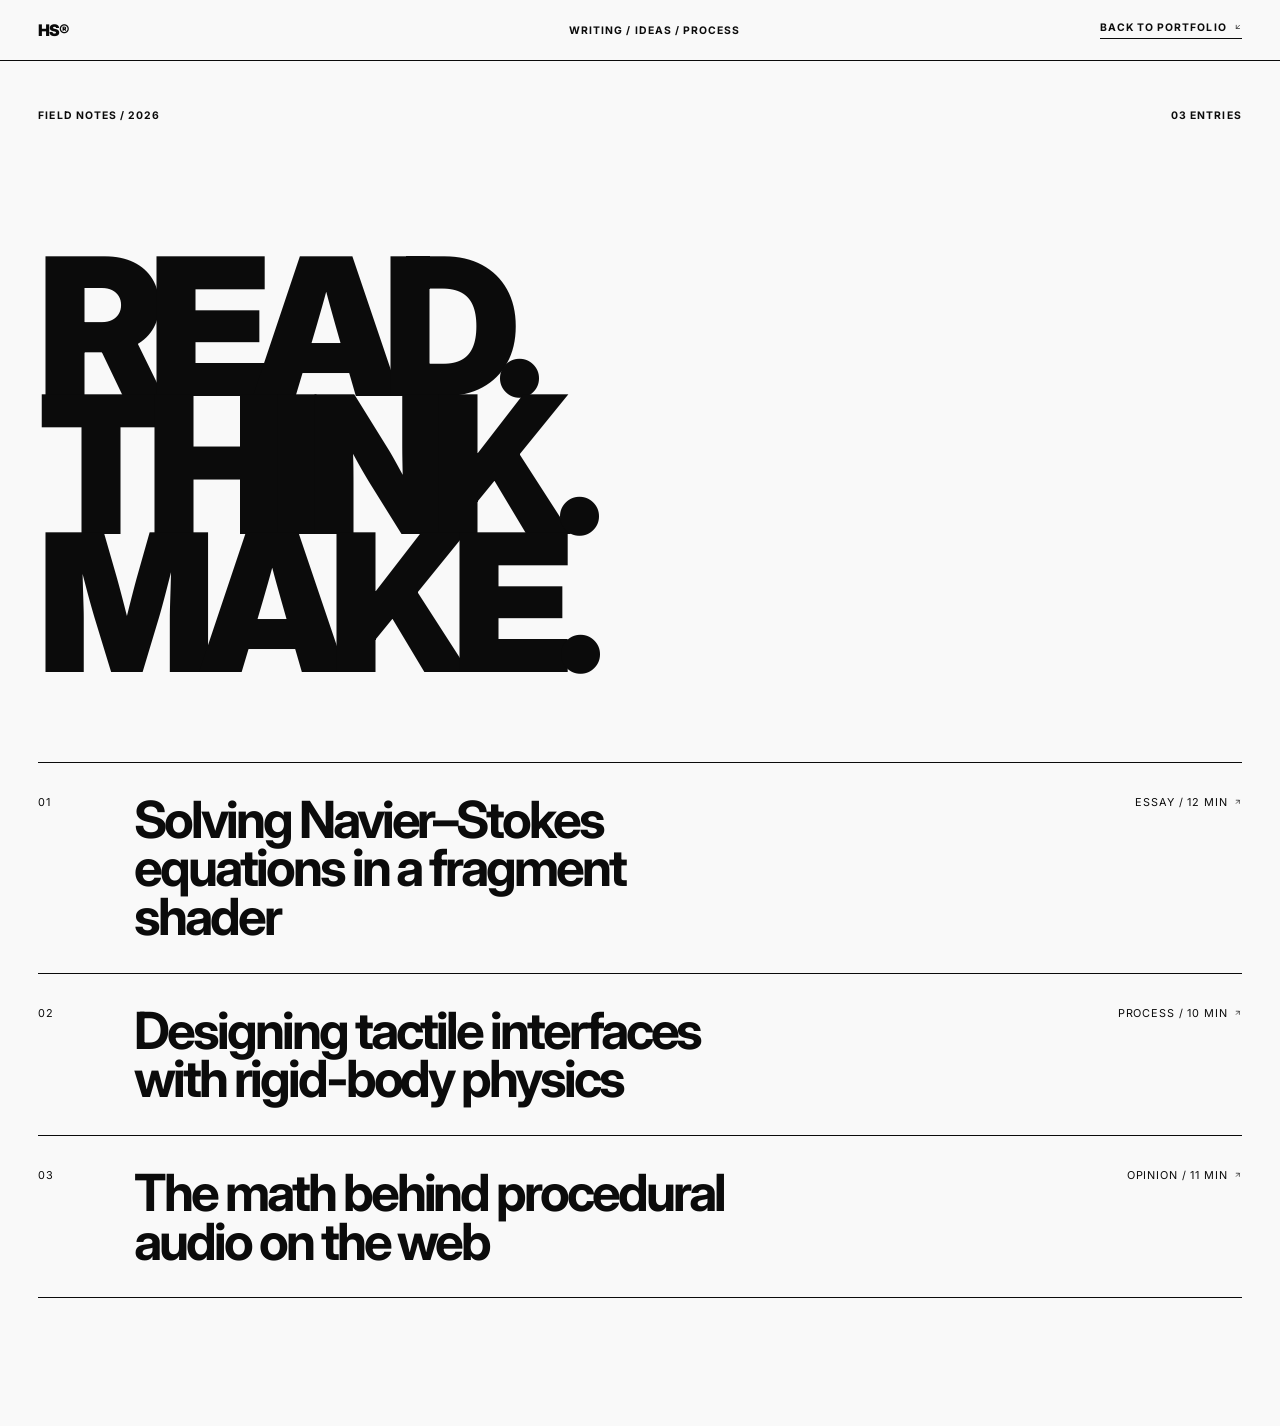
<file: field-notes/index.html>
<!doctype html>
<html lang="en">
  <head>
    <meta charset="UTF-8" />
    <meta name="viewport" content="width=device-width, initial-scale=1.0" />
    <meta
      name="description"
      content="Field Notes by Harpuneet Singh—practical writing on graphics, physics, sound, and creative development."
    />
    <title>Field Notes — Harpuneet Singh</title>
    <link rel="preconnect" href="https://fonts.googleapis.com" />
    <link rel="preconnect" href="https://fonts.gstatic.com" crossorigin />
    <link
      href="https://fonts.googleapis.com/css2?family=Inter:wght@400;600;700;800;900&display=swap"
      rel="stylesheet"
    />
    <link rel="stylesheet" href="../assets/icons.css" />
    <link rel="stylesheet" href="styles.css" />
    <style>
      .notes-index { min-height: 100vh; padding: 3rem var(--pad) 8rem; }
      .notes-index__meta { display: flex; justify-content: space-between; font-size: .65rem; font-weight: 700; letter-spacing: .1em; text-transform: uppercase; }
      .notes-index h1 { margin: 15vh 0 10vh; font-size: clamp(5rem, 15vw, 15rem); font-weight: 900; letter-spacing: -.09em; line-height: .72; }
      .notes-list { border-top: 1px solid var(--ink); }
      .notes-list a { display: grid; grid-template-columns: 4rem 1fr auto; gap: 2rem; align-items: start; padding: 2rem 0; border-bottom: 1px solid var(--ink); transition: padding .35s, background .35s, color .35s; }
      .notes-list a:hover { padding-right: 1rem; padding-left: 1rem; background: var(--blue); color: white; }
      .notes-list span { display: inline-flex; align-items: center; gap: .4rem; font-size: .68rem; letter-spacing: .08em; text-transform: uppercase; }
      .notes-list .icon-arrow { width: .7em; height: .7em; }
      .notes-list strong { max-width: 18ch; font-size: clamp(1.8rem, 4vw, 4rem); letter-spacing: -.06em; line-height: .95; }
      @media (max-width: 700px) {
        .notes-index h1 { margin-top: 12vh; }
        .notes-list a { grid-template-columns: 2rem 1fr; }
        .notes-list a > span:last-child { display: none; }
      }
    </style>
  </head>
  <body>
    <header class="site-header">
      <a class="site-header__brand" href="../index.html">HS®</a>
      <span>Writing / Ideas / Process</span>
      <a class="site-header__back" href="../index.html#field-notes">Back to portfolio <span class="icon-arrow icon-arrow--sw" aria-hidden="true"></span></a>
    </header>
    <main class="notes-index">
      <div class="notes-index__meta">
        <span>Field Notes / 2026</span>
        <span>03 entries</span>
      </div>
      <h1>READ.<br />THINK.<br />MAKE.</h1>
      <div class="notes-list">
        <a href="navier-stokes-fragment-shader.html">
          <span>01</span>
          <strong>Solving Navier–Stokes equations in a fragment shader</strong>
          <span>Essay / 12 min <span class="icon-arrow" aria-hidden="true"></span></span>
        </a>
        <a href="rigid-body-interfaces.html">
          <span>02</span>
          <strong>Designing tactile interfaces with rigid-body physics</strong>
          <span>Process / 10 min <span class="icon-arrow" aria-hidden="true"></span></span>
        </a>
        <a href="procedural-audio-web.html">
          <span>03</span>
          <strong>The math behind procedural audio on the web</strong>
          <span>Opinion / 11 min <span class="icon-arrow" aria-hidden="true"></span></span>
        </a>
      </div>
    </main>
  <script src="../assets/icons.js"></script>
</body>
</html>
</file>
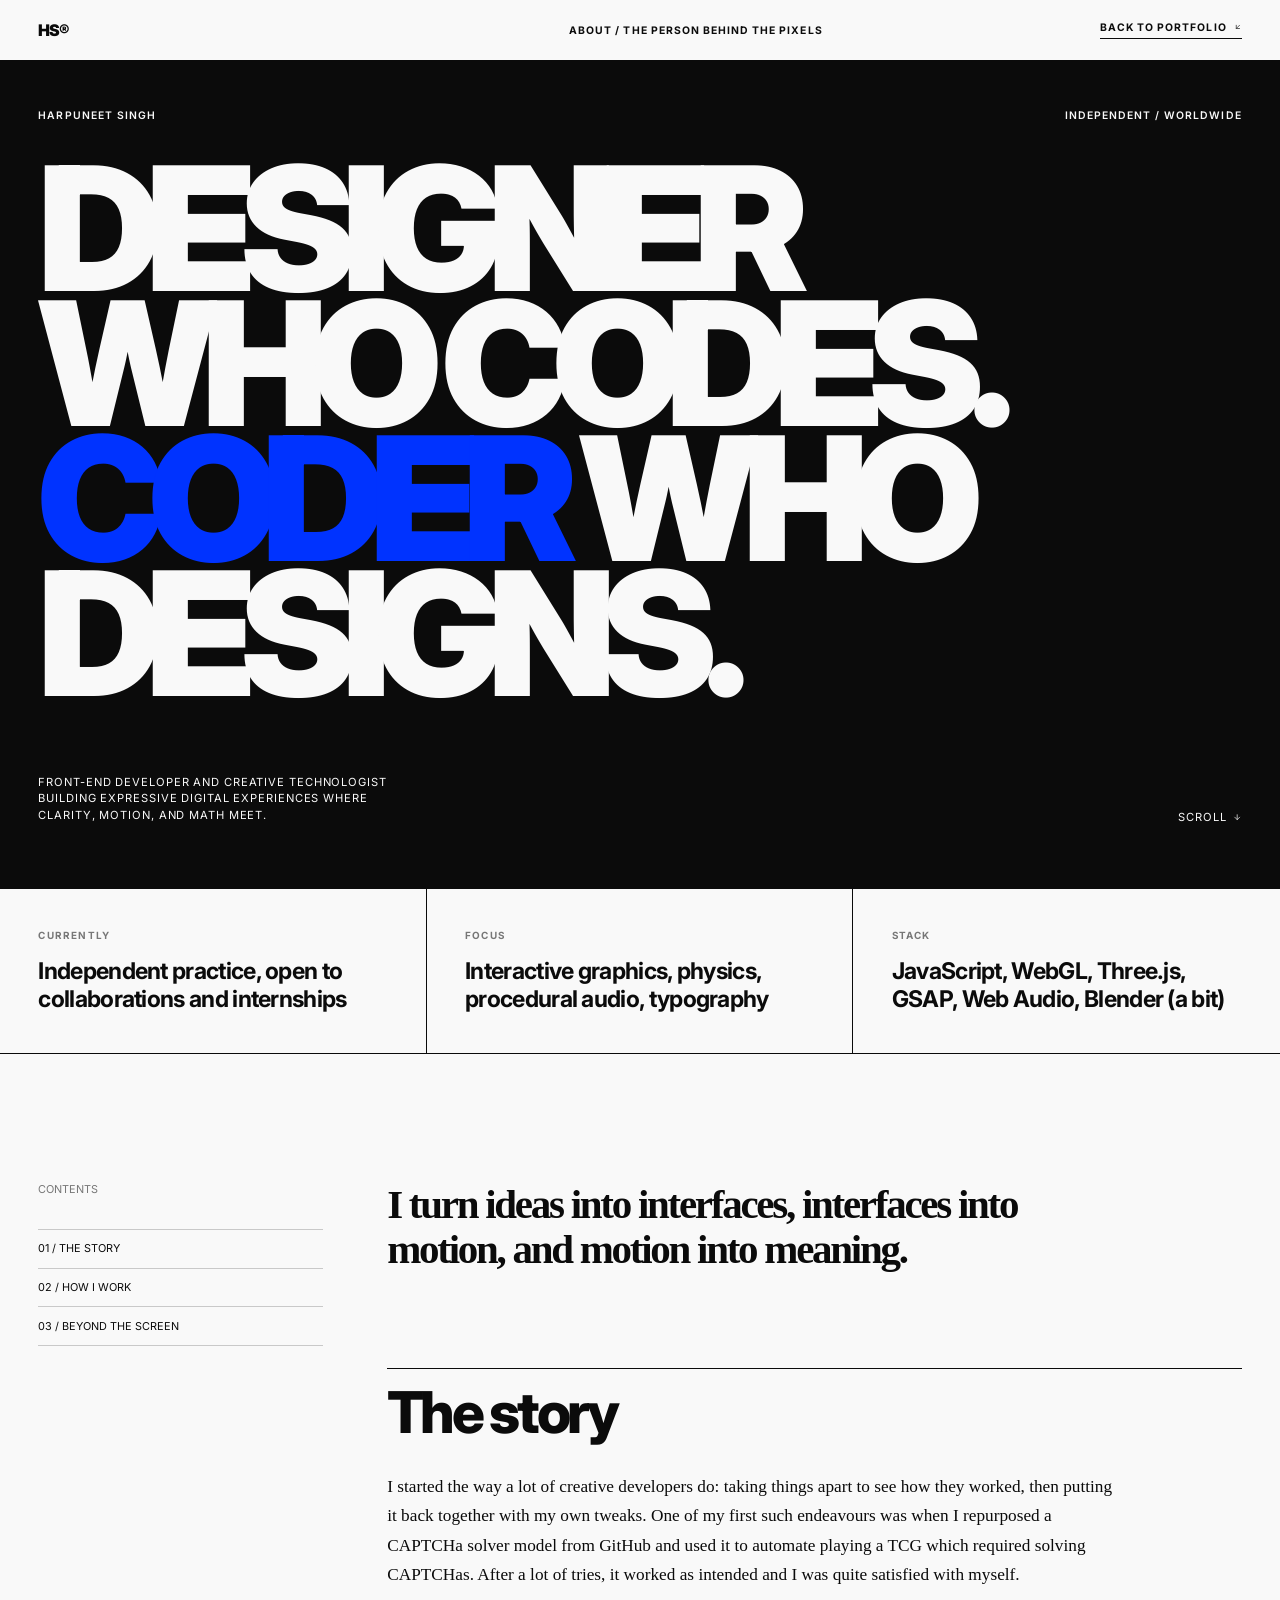
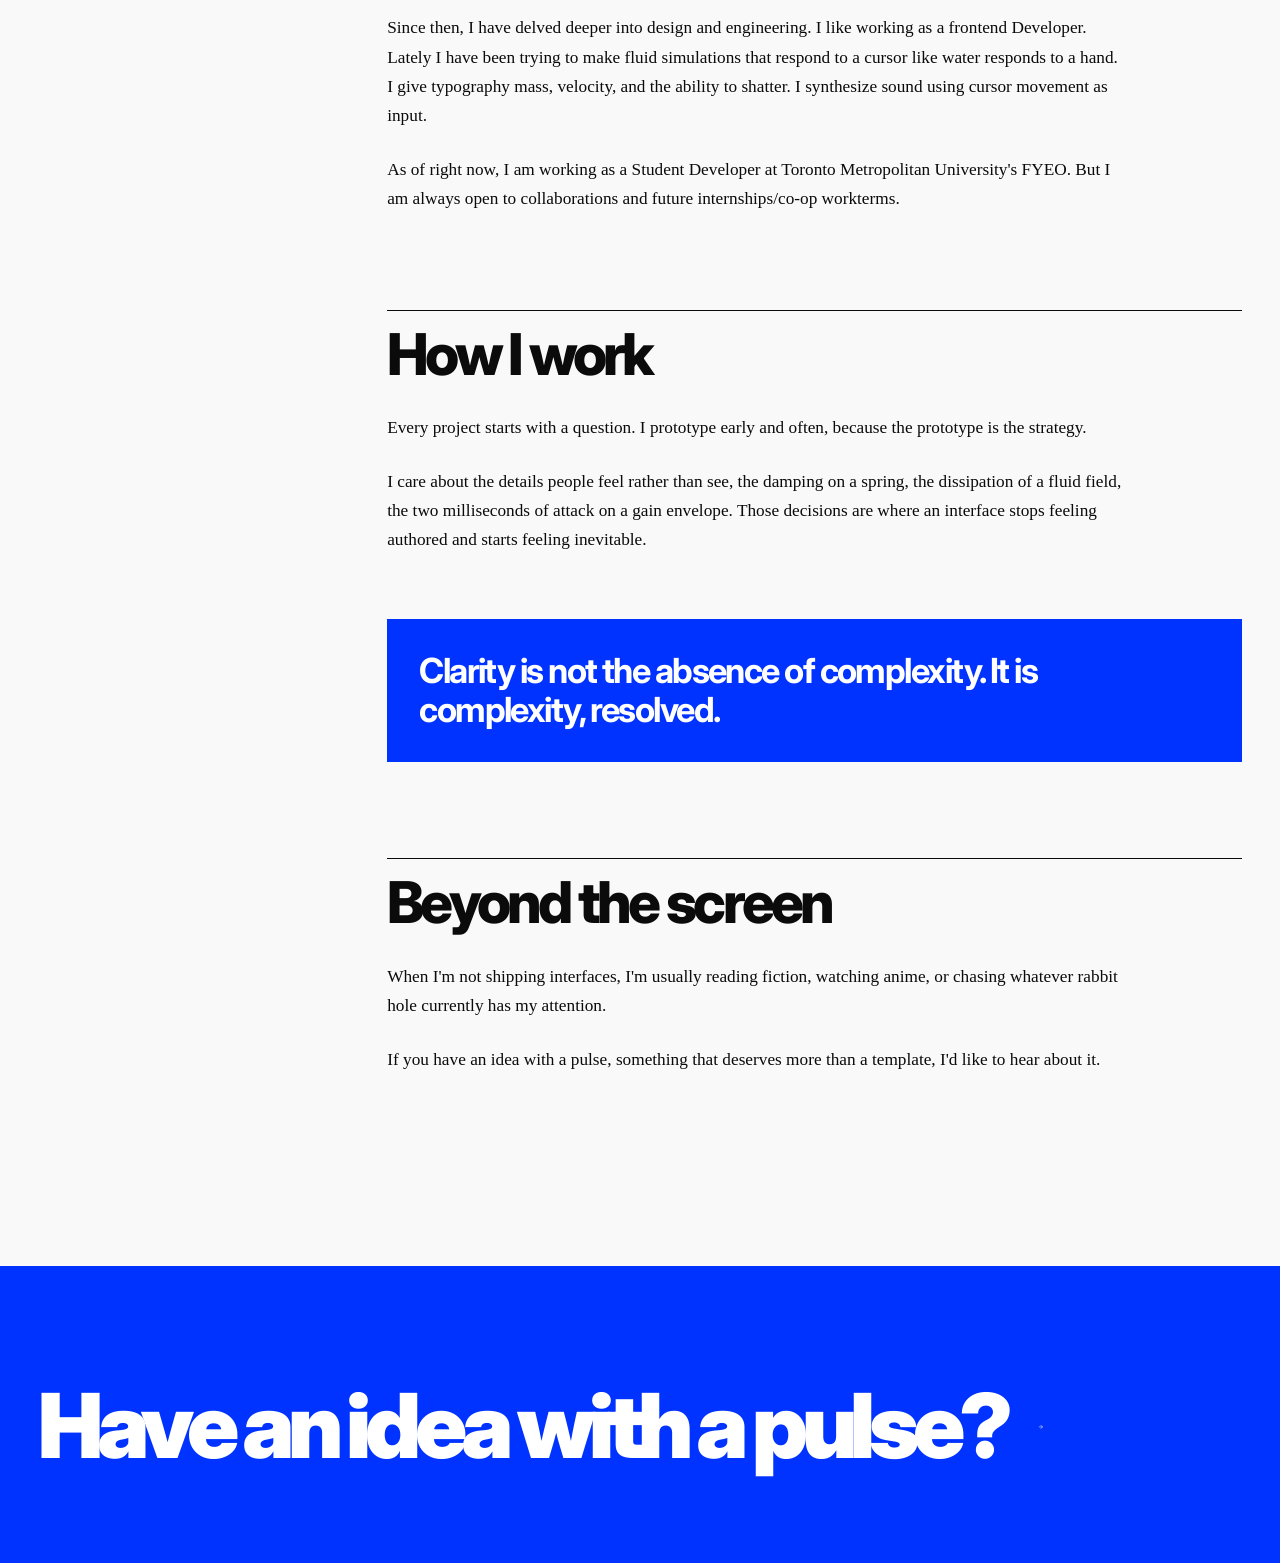
<file: about.html>
<!doctype html>
<html lang="en">
  <head>
    <meta charset="UTF-8" />
    <meta name="viewport" content="width=device-width, initial-scale=1.0" />
    <meta
      name="description"
      content="About Harpuneet Singh — independent front-end developer and creative technologist."
    />
    <title>About — Harpuneet Singh</title>
    <link rel="preconnect" href="https://fonts.googleapis.com" />
    <link rel="preconnect" href="https://fonts.gstatic.com" crossorigin />
    <link
      href="https://fonts.googleapis.com/css2?family=Inter:wght@400;600;700;800;900&display=swap"
      rel="stylesheet"
    />
    <link rel="stylesheet" href="assets/icons.css" />
    <link rel="stylesheet" href="field-notes/styles.css" />
    <style>
      .about-hero {
        min-height: 92vh;
        display: flex;
        flex-direction: column;
        padding: 3rem var(--pad) 4rem;
        border-bottom: 1px solid var(--ink);
        background: var(--ink);
        color: var(--paper);
      }
      .about-hero__meta {
        display: flex;
        justify-content: space-between;
        font-size: 0.65rem;
        font-weight: 600;
        letter-spacing: 0.1em;
        text-transform: uppercase;
      }
      .about-hero h1 {
        margin: auto 0 0;
        font-size: clamp(4rem, 13.5vw, 14rem);
        font-weight: 900;
        letter-spacing: -0.09em;
        line-height: 0.78;
      }
      .about-hero h1 em { color: var(--blue); font-style: normal; }
      .about-hero__footer {
        display: flex;
        justify-content: space-between;
        align-items: end;
        gap: 2rem;
        margin-top: 8vh;
        font-size: 0.7rem;
        letter-spacing: 0.08em;
        text-transform: uppercase;
      }
      .about-hero__footer p { max-width: 24rem; line-height: 1.5; }
      .about-hero__footer .scroll-label {
        display: inline-flex;
        align-items: center;
        gap: 0.4rem;
      }
      .about-hero__footer .icon-arrow,
      .about-cta .icon-arrow {
        width: 0.75em;
        height: 0.75em;
      }
      .about-cta strong {
        display: inline-flex;
        flex-wrap: wrap;
        align-items: center;
        gap: 0.35em;
        margin-top: 1.5rem;
        font-size: clamp(2.5rem, 7vw, 7rem);
        font-weight: 900;
        letter-spacing: -0.07em;
        line-height: 0.9;
      }
      .about-cta .icon-arrow {
        width: 0.55em;
        height: 0.55em;
      }
      .facts {
        display: grid;
        grid-template-columns: repeat(3, 1fr);
        border-bottom: 1px solid var(--ink);
      }
      .facts div {
        padding: 2.5rem var(--pad);
        border-right: 1px solid var(--ink);
      }
      .facts div:last-child { border-right: 0; }
      .facts span {
        display: block;
        font-size: 0.62rem;
        font-weight: 700;
        letter-spacing: 0.12em;
        text-transform: uppercase;
        color: var(--grey);
      }
      .facts strong {
        display: block;
        margin-top: 1rem;
        font-size: clamp(1.1rem, 1.8vw, 1.6rem);
        letter-spacing: -0.03em;
      }
      .about-cta {
        display: block;
        padding: 6rem var(--pad);
        background: var(--blue);
        color: white;
      }
      .about-cta span { font-size: 0.65rem; letter-spacing: 0.1em; text-transform: uppercase; }
      .about-cta:hover strong { color: var(--ink); }
      @media (max-width: 760px) {
        .about-hero { min-height: 80svh; }
        .about-hero__footer { flex-direction: column; align-items: flex-start; }
        .facts { grid-template-columns: 1fr; }
        .facts div { border-right: 0; border-bottom: 1px solid var(--ink); }
        .facts div:last-child { border-bottom: 0; }
      }
    </style>
  </head>
  <body>
    <div class="progress" aria-hidden="true"></div>
    <header class="site-header">
      <a class="site-header__brand" href="index.html">HS®</a>
      <span>About / The person behind the pixels</span>
      <a class="site-header__back" href="index.html">Back to portfolio <span class="icon-arrow icon-arrow--sw" aria-hidden="true"></span></a>
    </header>

    <main>
      <header class="about-hero">
        <div class="about-hero__meta">
          <span>Harpuneet Singh</span>
          <span>Independent / Worldwide</span>
        </div>
        <h1>DESIGNER<br />WHO CODES.<br /><em>CODER</em> WHO<br />DESIGNS.</h1>
        <div class="about-hero__footer">
          <p>
            Front-end developer and creative technologist building expressive digital experiences
            where clarity, motion, and math meet.
          </p>
          <span class="scroll-label">Scroll <span class="icon-arrow icon-arrow--s" aria-hidden="true"></span></span>
        </div>
      </header>

      <div class="facts">
        <div>
          <span>Currently</span>
          <strong>Independent practice, open to collaborations and internships</strong>
        </div>
        <div>
          <span>Focus</span>
          <strong>Interactive graphics, physics, procedural audio, typography</strong>
        </div>
        <div>
          <span>Stack</span>
          <strong>JavaScript, WebGL, Three.js, GSAP, Web Audio, Blender (a bit)</strong>
        </div>
      </div>

      <div class="article-layout">
        <nav class="toc" aria-label="Page contents">
          <span>Contents</span>
          <a href="#story">01 / The story</a>
          <a href="#how">02 / How I work</a>
          <a href="#beyond">03 / Beyond the screen</a>
        </nav>

        <article class="prose">
          <p class="lead">
            I turn ideas into interfaces, interfaces into motion, and motion into meaning.
          </p>

          <section id="story">
            <h2>The story</h2>
            <p>
              I started the way a lot of creative developers do: taking things apart to see how they
              worked, then putting it back together with my own tweaks. One of my first such endeavours
              was when I repurposed a CAPTCHa solver model from GitHub and used it to automate playing 
              a TCG which required solving CAPTCHas. After a lot of tries, it worked as intended and I was 
              quite satisfied with myself. 
            </p>
            <p>
              Since then, I have delved deeper into design and engineering. I like working as a frontend Developer. Lately I have
              been trying to make 
              fluid simulations that respond to a cursor like water responds to a hand. I give
              typography mass, velocity, and the ability to shatter. I synthesize sound using cursor
              movement as input.
            </p>
            <p>
              As of right now, I am working as a Student Developer at Toronto Metropolitan University's FYEO. But I am always open to 
              collaborations and future internships/co-op workterms.
            </p>
          </section>

          <section id="how">
            <h2>How I work</h2>
            <p>
              Every project starts with a question. I prototype early and often, because the prototype is the strategy.
            </p>
            <p>
              I care about the details people feel rather than see, the damping on a spring, the
              dissipation of a fluid field, the two milliseconds of attack on a gain envelope.
              Those decisions are where an interface stops feeling authored and starts feeling
              inevitable.
            </p>
            <div class="callout">
              <p>Clarity is not the absence of complexity. It is complexity, resolved.</p>
            </div>
          </section>

          <section id="beyond">
            <h2>Beyond the screen</h2>
            <p>
              When I'm not shipping interfaces, I'm usually reading fiction, watching anime, or chasing whatever
              rabbit hole currently has my attention. 
            </p>
            <p>
              If you have an idea with a pulse, something that deserves more than a template, I'd
              like to hear about it.
            </p>
          </section>
        </article>
      </div>
    </main>

    <a class="about-cta" href="index.html#contact">
      <!-- <span>Next step</span> -->
      <strong>Have an idea with a pulse? <span class="icon-arrow icon-arrow--e" aria-hidden="true"></span></strong>
    </a>
  <script src="assets/icons.js"></script>
</body>
</html>
</file>
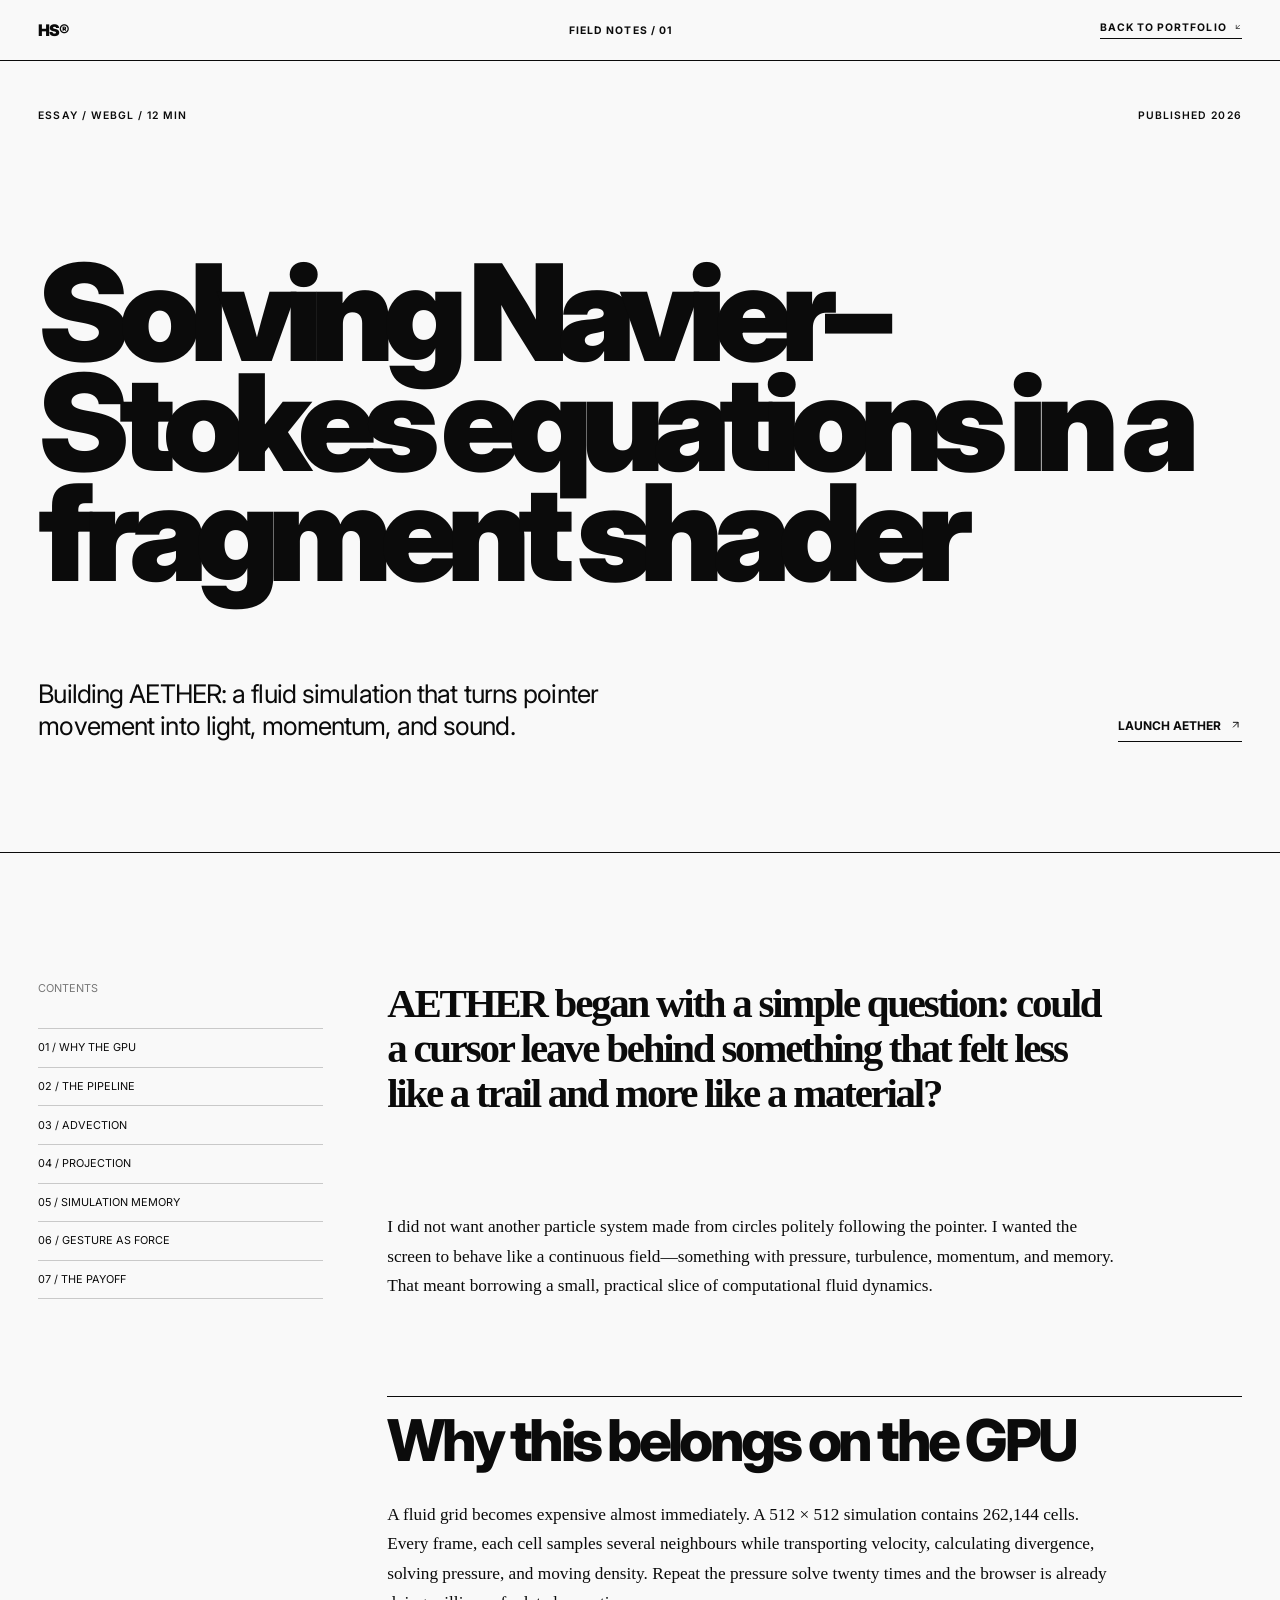
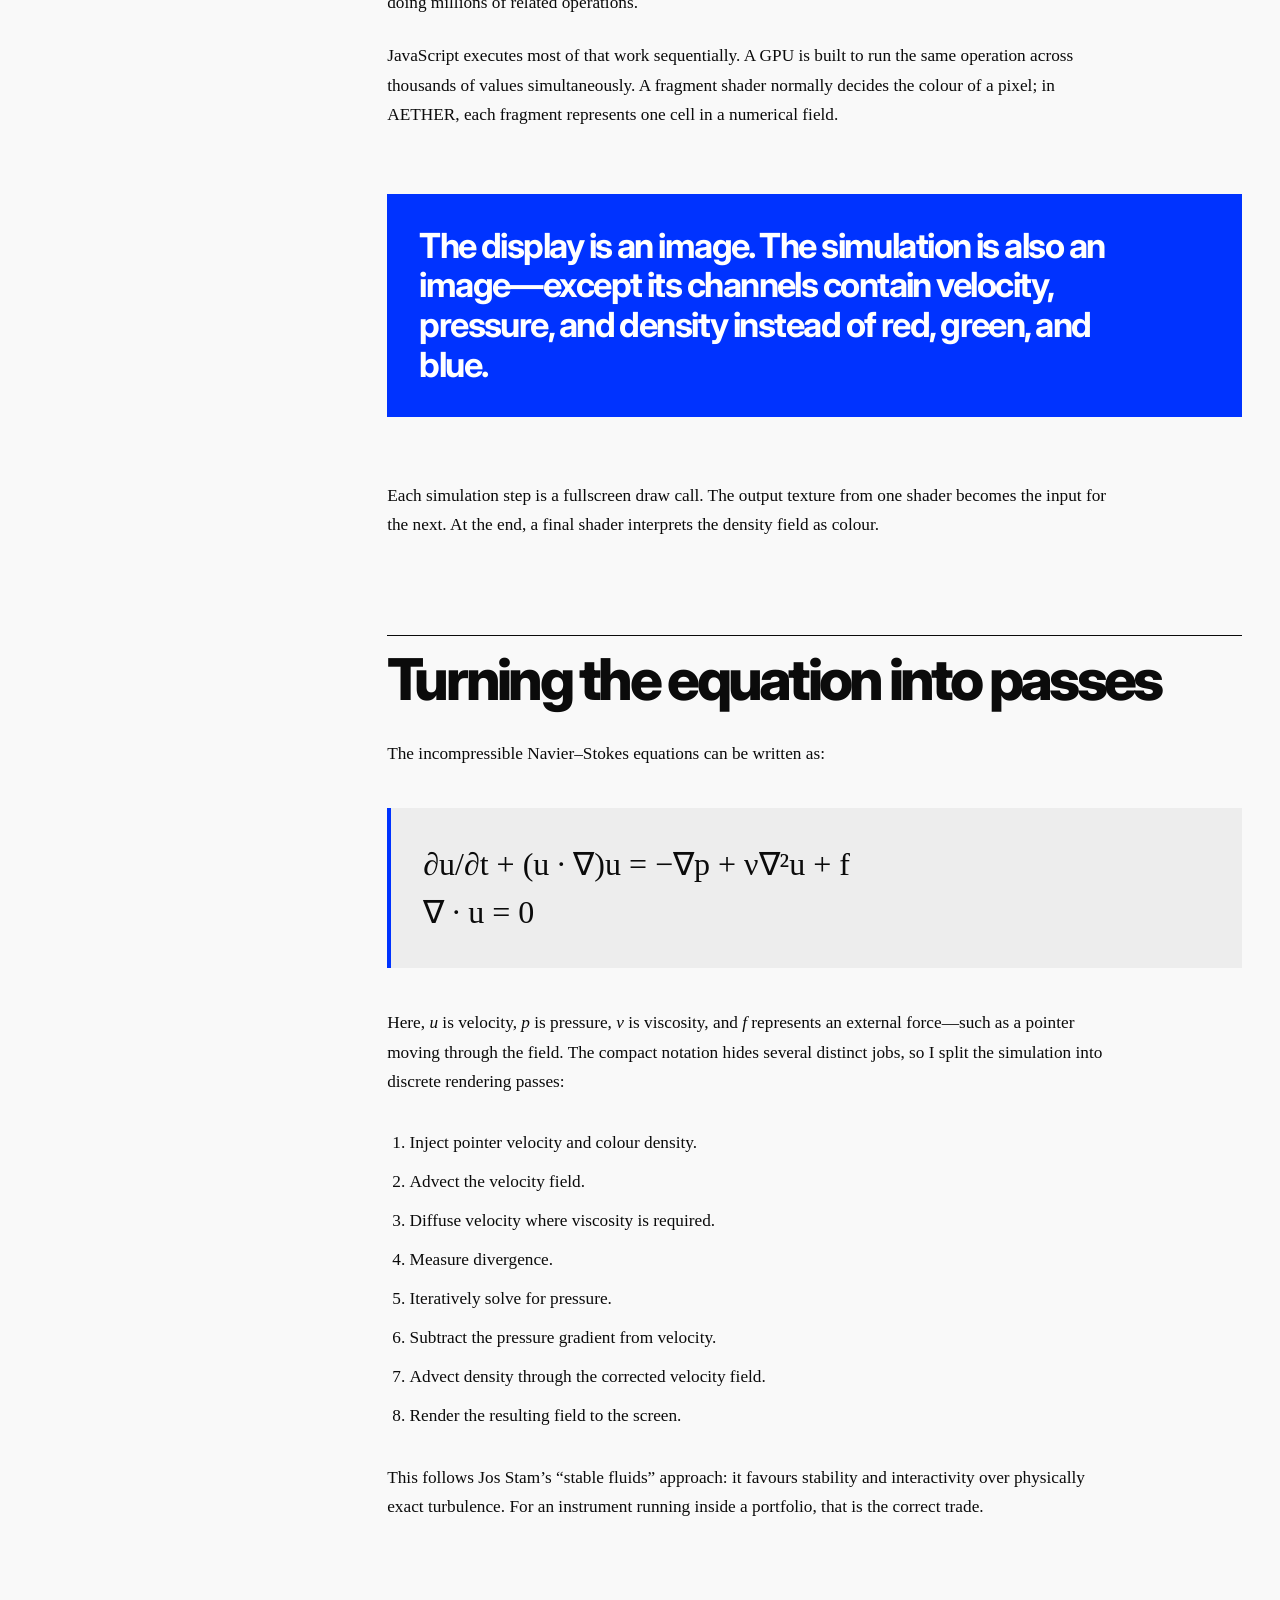
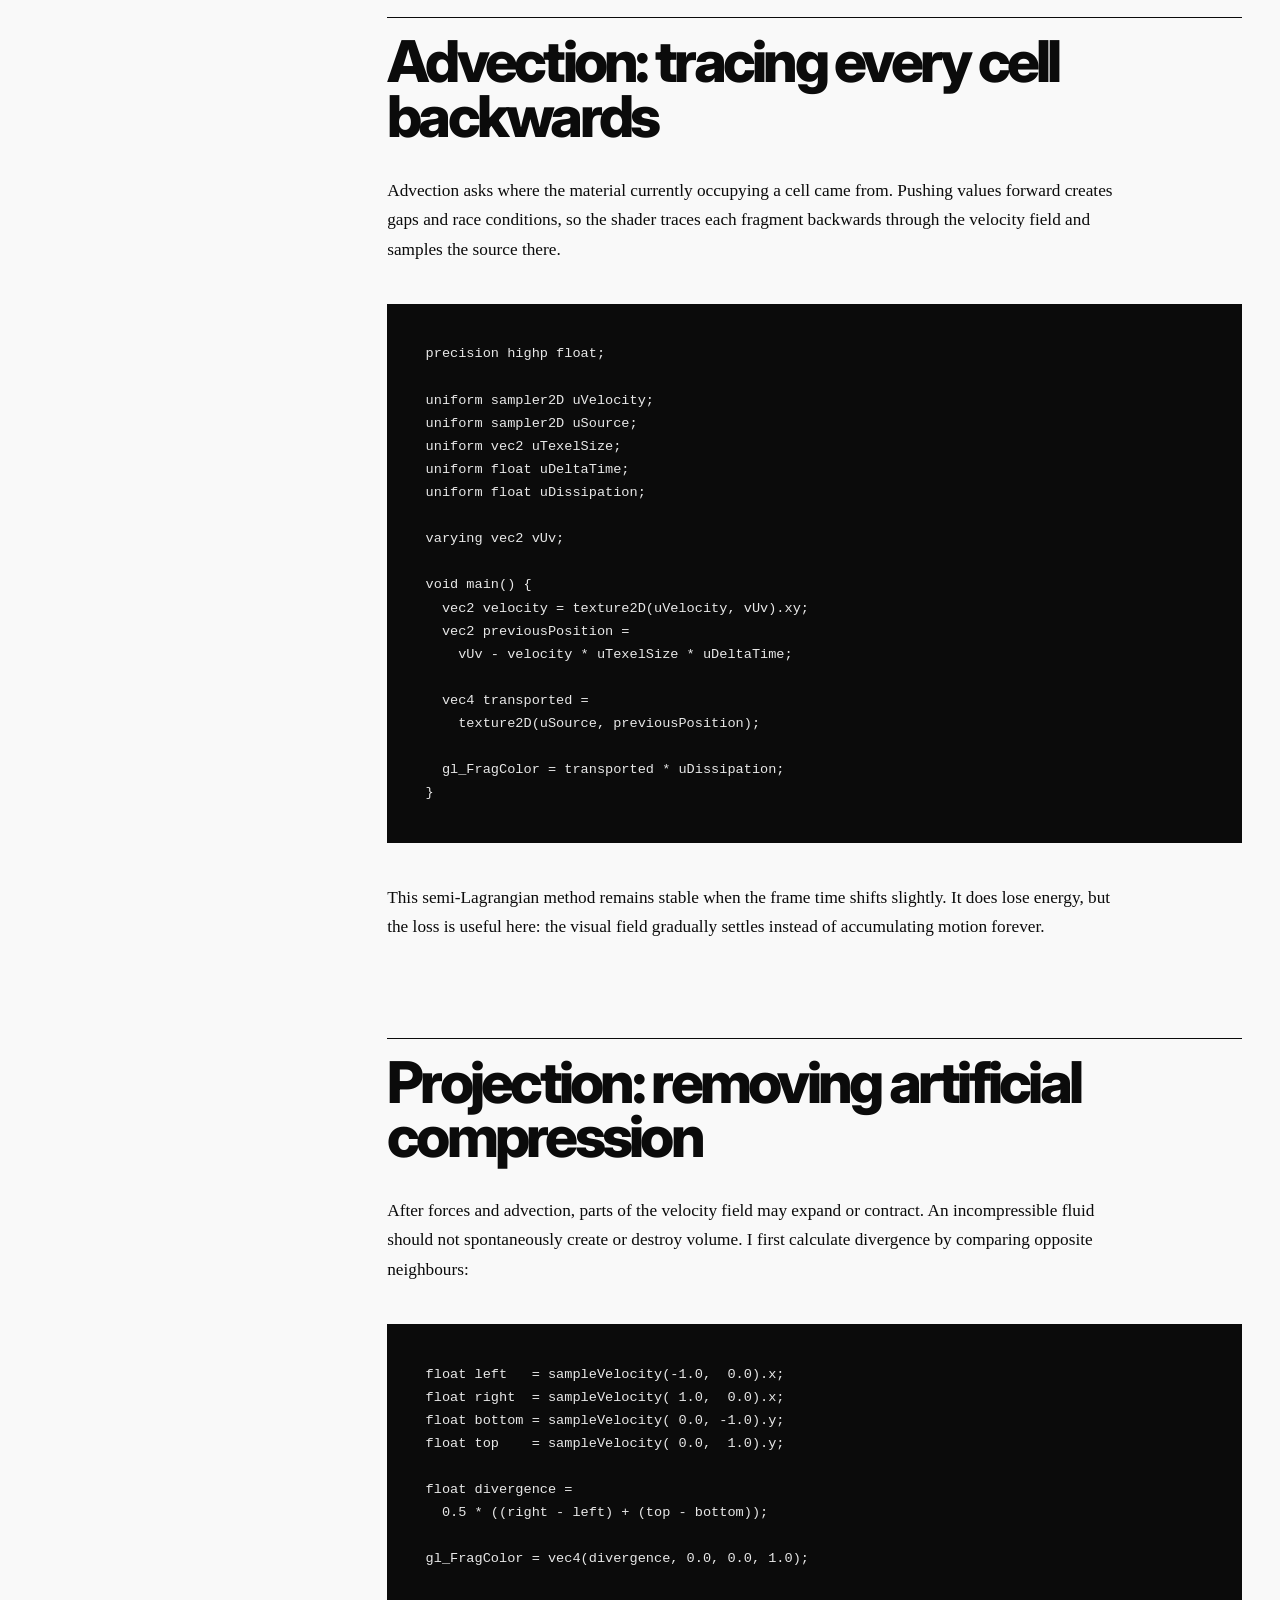
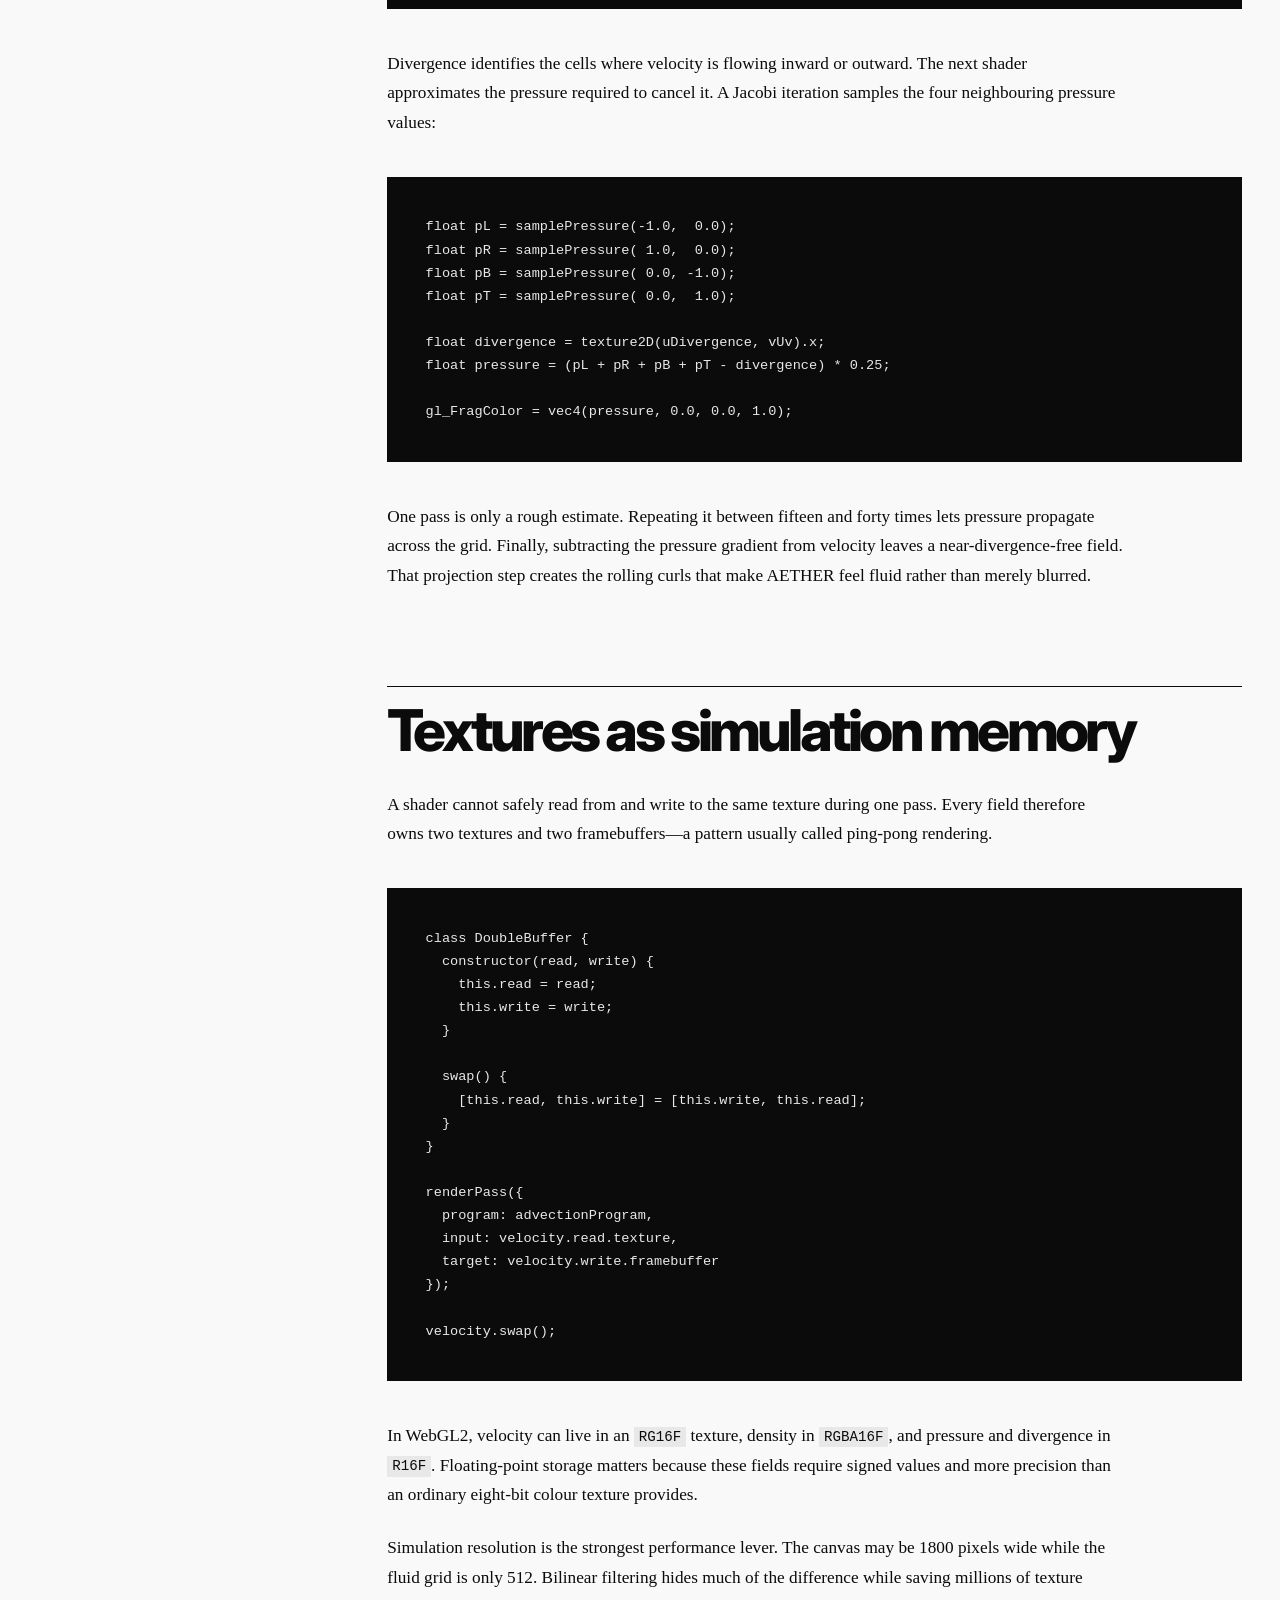
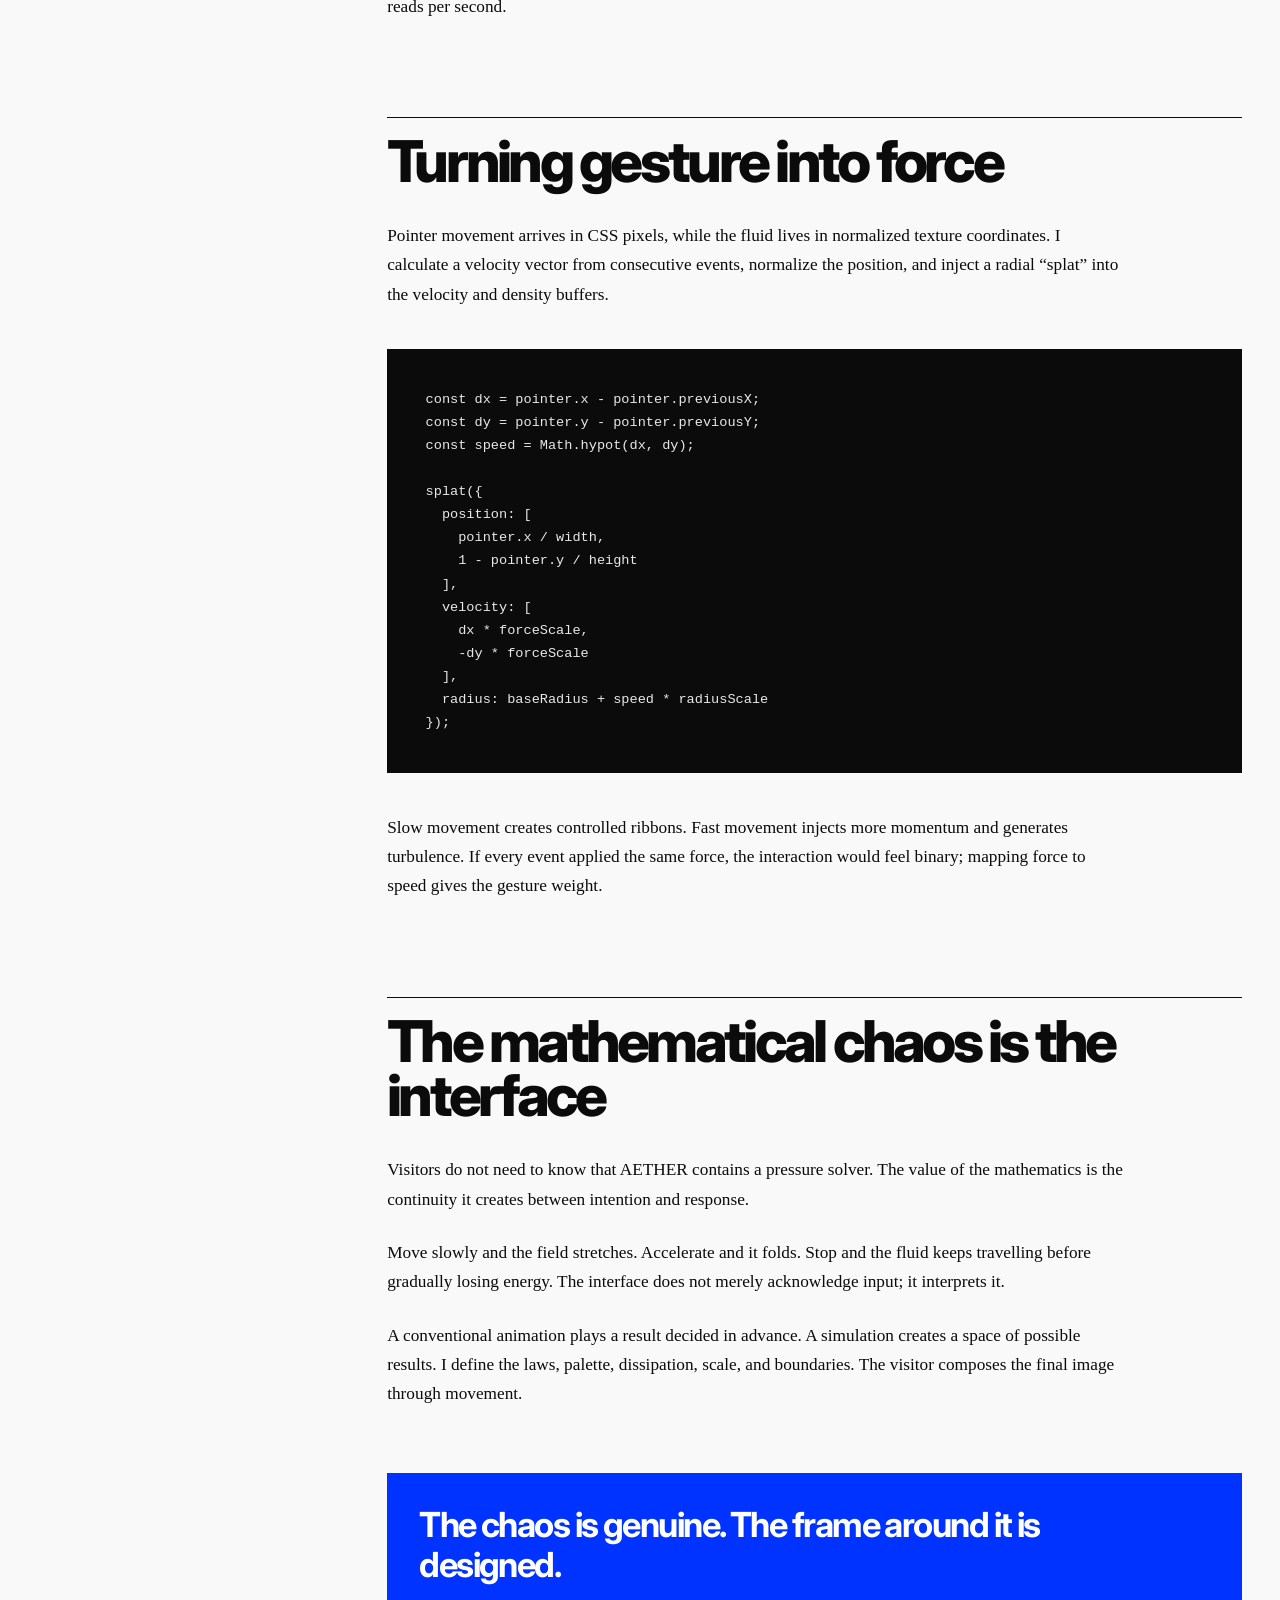
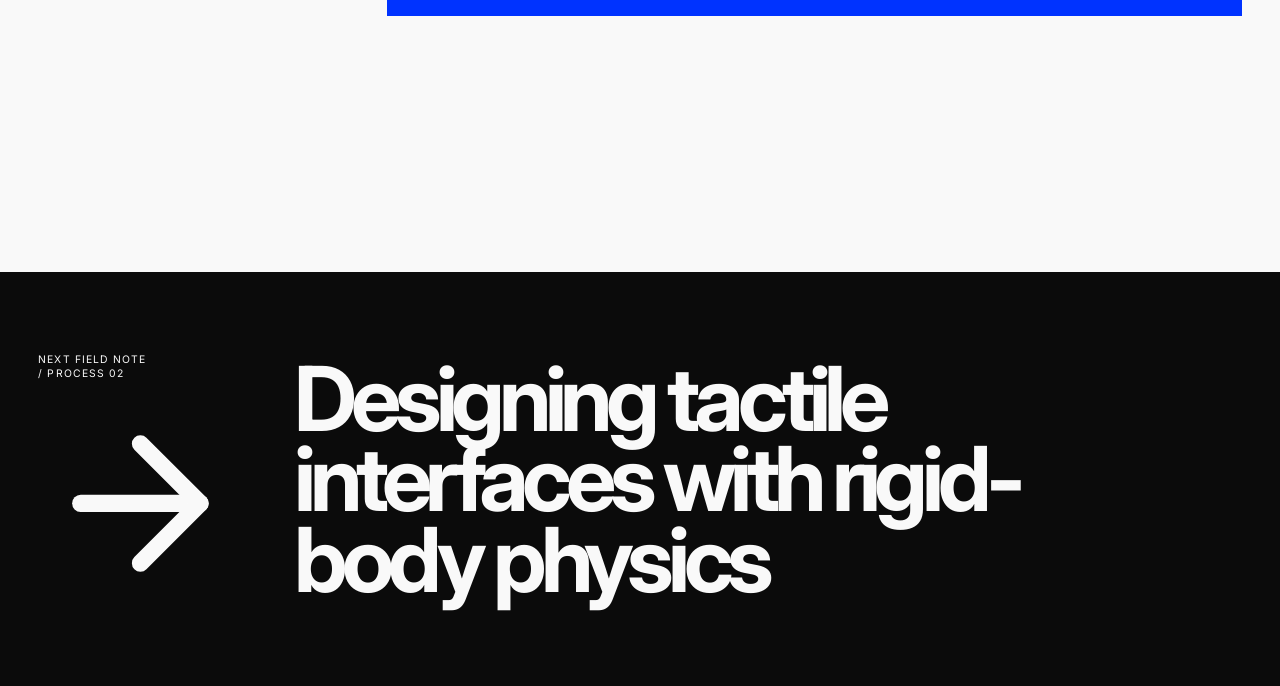
<file: field-notes/navier-stokes-fragment-shader.html>
<!doctype html>
<html lang="en">
  <head>
    <meta charset="UTF-8" />
    <meta name="viewport" content="width=device-width, initial-scale=1.0" />
    <meta
      name="description"
      content="How AETHER turns incompressible fluid equations into a real-time WebGL rendering pipeline."
    />
    <title>Solving Navier–Stokes in a Fragment Shader — Harpuneet Singh</title>
    <link rel="preconnect" href="https://fonts.googleapis.com" />
    <link rel="preconnect" href="https://fonts.gstatic.com" crossorigin />
    <link
      href="https://fonts.googleapis.com/css2?family=Inter:wght@400;600;700;800;900&display=swap"
      rel="stylesheet"
    />
    <link rel="stylesheet" href="../assets/icons.css" />
    <link rel="stylesheet" href="styles.css" />
  </head>
  <body>
    <div class="progress" aria-hidden="true"></div>
    <header class="site-header">
      <a class="site-header__brand" href="../index.html">HS®</a>
      <span>Field Notes / 01</span>
      <a class="site-header__back" href="../index.html#field-notes">Back to portfolio <span class="icon-arrow icon-arrow--sw" aria-hidden="true"></span></a>
    </header>

    <main>
      <header class="article-hero">
        <div class="article-hero__meta">
          <span>Essay / WebGL / 12 min</span>
          <span>Published 2026</span>
        </div>
        <h1>Solving Navier–Stokes equations in a fragment shader</h1>
        <div class="article-hero__footer">
          <p class="article-hero__dek">
            Building AETHER: a fluid simulation that turns pointer movement into light, momentum,
            and sound.
          </p>
          <a class="project-link" href="https://fadeddarts.github.io/aether/" target="_blank" rel="noreferrer">
            Launch Aether <span class="icon-arrow" aria-hidden="true"></span>
          </a>
        </div>
      </header>

      <div class="article-layout">
        <nav class="toc" aria-label="Article contents">
          <span>Contents</span>
          <a href="#gpu">01 / Why the GPU</a>
          <a href="#pipeline">02 / The pipeline</a>
          <a href="#advection">03 / Advection</a>
          <a href="#projection">04 / Projection</a>
          <a href="#memory">05 / Simulation memory</a>
          <a href="#gesture">06 / Gesture as force</a>
          <a href="#payoff">07 / The payoff</a>
        </nav>

        <article class="prose">
          <p class="lead">
            AETHER began with a simple question: could a cursor leave behind something that felt
            less like a trail and more like a material?
          </p>

          <p>
            I did not want another particle system made from circles politely following the
            pointer. I wanted the screen to behave like a continuous field—something with pressure,
            turbulence, momentum, and memory. That meant borrowing a small, practical slice of
            computational fluid dynamics.
          </p>

          <section id="gpu">
            <h2>Why this belongs on the GPU</h2>
            <p>
              A fluid grid becomes expensive almost immediately. A 512 × 512 simulation contains
              262,144 cells. Every frame, each cell samples several neighbours while transporting
              velocity, calculating divergence, solving pressure, and moving density. Repeat the
              pressure solve twenty times and the browser is already doing millions of related
              operations.
            </p>
            <p>
              JavaScript executes most of that work sequentially. A GPU is built to run the same
              operation across thousands of values simultaneously. A fragment shader normally
              decides the colour of a pixel; in AETHER, each fragment represents one cell in a
              numerical field.
            </p>
            <div class="callout">
              <p>
                The display is an image. The simulation is also an image—except its channels contain
                velocity, pressure, and density instead of red, green, and blue.
              </p>
            </div>
            <p>
              Each simulation step is a fullscreen draw call. The output texture from one shader
              becomes the input for the next. At the end, a final shader interprets the density
              field as colour.
            </p>
          </section>

          <section id="pipeline">
            <h2>Turning the equation into passes</h2>
            <p>The incompressible Navier–Stokes equations can be written as:</p>
            <div class="equation">
              ∂u/∂t + (u · ∇)u = −∇p + ν∇²u + f<br />
              ∇ · u = 0
            </div>
            <p>
              Here, <em>u</em> is velocity, <em>p</em> is pressure, <em>ν</em> is viscosity, and
              <em>f</em> represents an external force—such as a pointer moving through the field.
              The compact notation hides several distinct jobs, so I split the simulation into
              discrete rendering passes:
            </p>
            <ol>
              <li>Inject pointer velocity and colour density.</li>
              <li>Advect the velocity field.</li>
              <li>Diffuse velocity where viscosity is required.</li>
              <li>Measure divergence.</li>
              <li>Iteratively solve for pressure.</li>
              <li>Subtract the pressure gradient from velocity.</li>
              <li>Advect density through the corrected velocity field.</li>
              <li>Render the resulting field to the screen.</li>
            </ol>
            <p>
              This follows Jos Stam’s “stable fluids” approach: it favours stability and
              interactivity over physically exact turbulence. For an instrument running inside a
              portfolio, that is the correct trade.
            </p>
          </section>

          <section id="advection">
            <h2>Advection: tracing every cell backwards</h2>
            <p>
              Advection asks where the material currently occupying a cell came from. Pushing values
              forward creates gaps and race conditions, so the shader traces each fragment backwards
              through the velocity field and samples the source there.
            </p>
            <pre><code>precision highp float;

uniform sampler2D uVelocity;
uniform sampler2D uSource;
uniform vec2 uTexelSize;
uniform float uDeltaTime;
uniform float uDissipation;

varying vec2 vUv;

void main() {
  vec2 velocity = texture2D(uVelocity, vUv).xy;
  vec2 previousPosition =
    vUv - velocity * uTexelSize * uDeltaTime;

  vec4 transported =
    texture2D(uSource, previousPosition);

  gl_FragColor = transported * uDissipation;
}</code></pre>
            <p>
              This semi-Lagrangian method remains stable when the frame time shifts slightly. It
              does lose energy, but the loss is useful here: the visual field gradually settles
              instead of accumulating motion forever.
            </p>
          </section>

          <section id="projection">
            <h2>Projection: removing artificial compression</h2>
            <p>
              After forces and advection, parts of the velocity field may expand or contract. An
              incompressible fluid should not spontaneously create or destroy volume. I first
              calculate divergence by comparing opposite neighbours:
            </p>
            <pre><code>float left   = sampleVelocity(-1.0,  0.0).x;
float right  = sampleVelocity( 1.0,  0.0).x;
float bottom = sampleVelocity( 0.0, -1.0).y;
float top    = sampleVelocity( 0.0,  1.0).y;

float divergence =
  0.5 * ((right - left) + (top - bottom));

gl_FragColor = vec4(divergence, 0.0, 0.0, 1.0);</code></pre>
            <p>
              Divergence identifies the cells where velocity is flowing inward or outward. The next
              shader approximates the pressure required to cancel it. A Jacobi iteration samples
              the four neighbouring pressure values:
            </p>
            <pre><code>float pL = samplePressure(-1.0,  0.0);
float pR = samplePressure( 1.0,  0.0);
float pB = samplePressure( 0.0, -1.0);
float pT = samplePressure( 0.0,  1.0);

float divergence = texture2D(uDivergence, vUv).x;
float pressure = (pL + pR + pB + pT - divergence) * 0.25;

gl_FragColor = vec4(pressure, 0.0, 0.0, 1.0);</code></pre>
            <p>
              One pass is only a rough estimate. Repeating it between fifteen and forty times lets
              pressure propagate across the grid. Finally, subtracting the pressure gradient from
              velocity leaves a near-divergence-free field. That projection step creates the rolling
              curls that make AETHER feel fluid rather than merely blurred.
            </p>
          </section>

          <section id="memory">
            <h2>Textures as simulation memory</h2>
            <p>
              A shader cannot safely read from and write to the same texture during one pass. Every
              field therefore owns two textures and two framebuffers—a pattern usually called
              ping-pong rendering.
            </p>
            <pre><code>class DoubleBuffer {
  constructor(read, write) {
    this.read = read;
    this.write = write;
  }

  swap() {
    [this.read, this.write] = [this.write, this.read];
  }
}

renderPass({
  program: advectionProgram,
  input: velocity.read.texture,
  target: velocity.write.framebuffer
});

velocity.swap();</code></pre>
            <p>
              In WebGL2, velocity can live in an <code>RG16F</code> texture, density in
              <code>RGBA16F</code>, and pressure and divergence in <code>R16F</code>. Floating-point
              storage matters because these fields require signed values and more precision than an
              ordinary eight-bit colour texture provides.
            </p>
            <p>
              Simulation resolution is the strongest performance lever. The canvas may be 1800
              pixels wide while the fluid grid is only 512. Bilinear filtering hides much of the
              difference while saving millions of texture reads per second.
            </p>
          </section>

          <section id="gesture">
            <h2>Turning gesture into force</h2>
            <p>
              Pointer movement arrives in CSS pixels, while the fluid lives in normalized texture
              coordinates. I calculate a velocity vector from consecutive events, normalize the
              position, and inject a radial “splat” into the velocity and density buffers.
            </p>
            <pre><code>const dx = pointer.x - pointer.previousX;
const dy = pointer.y - pointer.previousY;
const speed = Math.hypot(dx, dy);

splat({
  position: [
    pointer.x / width,
    1 - pointer.y / height
  ],
  velocity: [
    dx * forceScale,
    -dy * forceScale
  ],
  radius: baseRadius + speed * radiusScale
});</code></pre>
            <p>
              Slow movement creates controlled ribbons. Fast movement injects more momentum and
              generates turbulence. If every event applied the same force, the interaction would
              feel binary; mapping force to speed gives the gesture weight.
            </p>
          </section>

          <section id="payoff">
            <h2>The mathematical chaos is the interface</h2>
            <p>
              Visitors do not need to know that AETHER contains a pressure solver. The value of the
              mathematics is the continuity it creates between intention and response.
            </p>
            <p>
              Move slowly and the field stretches. Accelerate and it folds. Stop and the fluid keeps
              travelling before gradually losing energy. The interface does not merely acknowledge
              input; it interprets it.
            </p>
            <p>
              A conventional animation plays a result decided in advance. A simulation creates a
              space of possible results. I define the laws, palette, dissipation, scale, and
              boundaries. The visitor composes the final image through movement.
            </p>
            <div class="callout">
              <p>The chaos is genuine. The frame around it is designed.</p>
            </div>
          </section>
        </article>
      </div>
    </main>

    <a class="article-next" href="rigid-body-interfaces.html">
      <div class="article-next__lead">
        <span class="article-next__label">Next field note / Process 02</span>
        <span class="article-next__arrow icon-arrow icon-arrow--e" aria-hidden="true"></span>
      </div>
      <strong>Designing tactile interfaces with rigid-body physics</strong>
    </a>
  <script src="../assets/icons.js"></script>
</body>
</html>
</file>
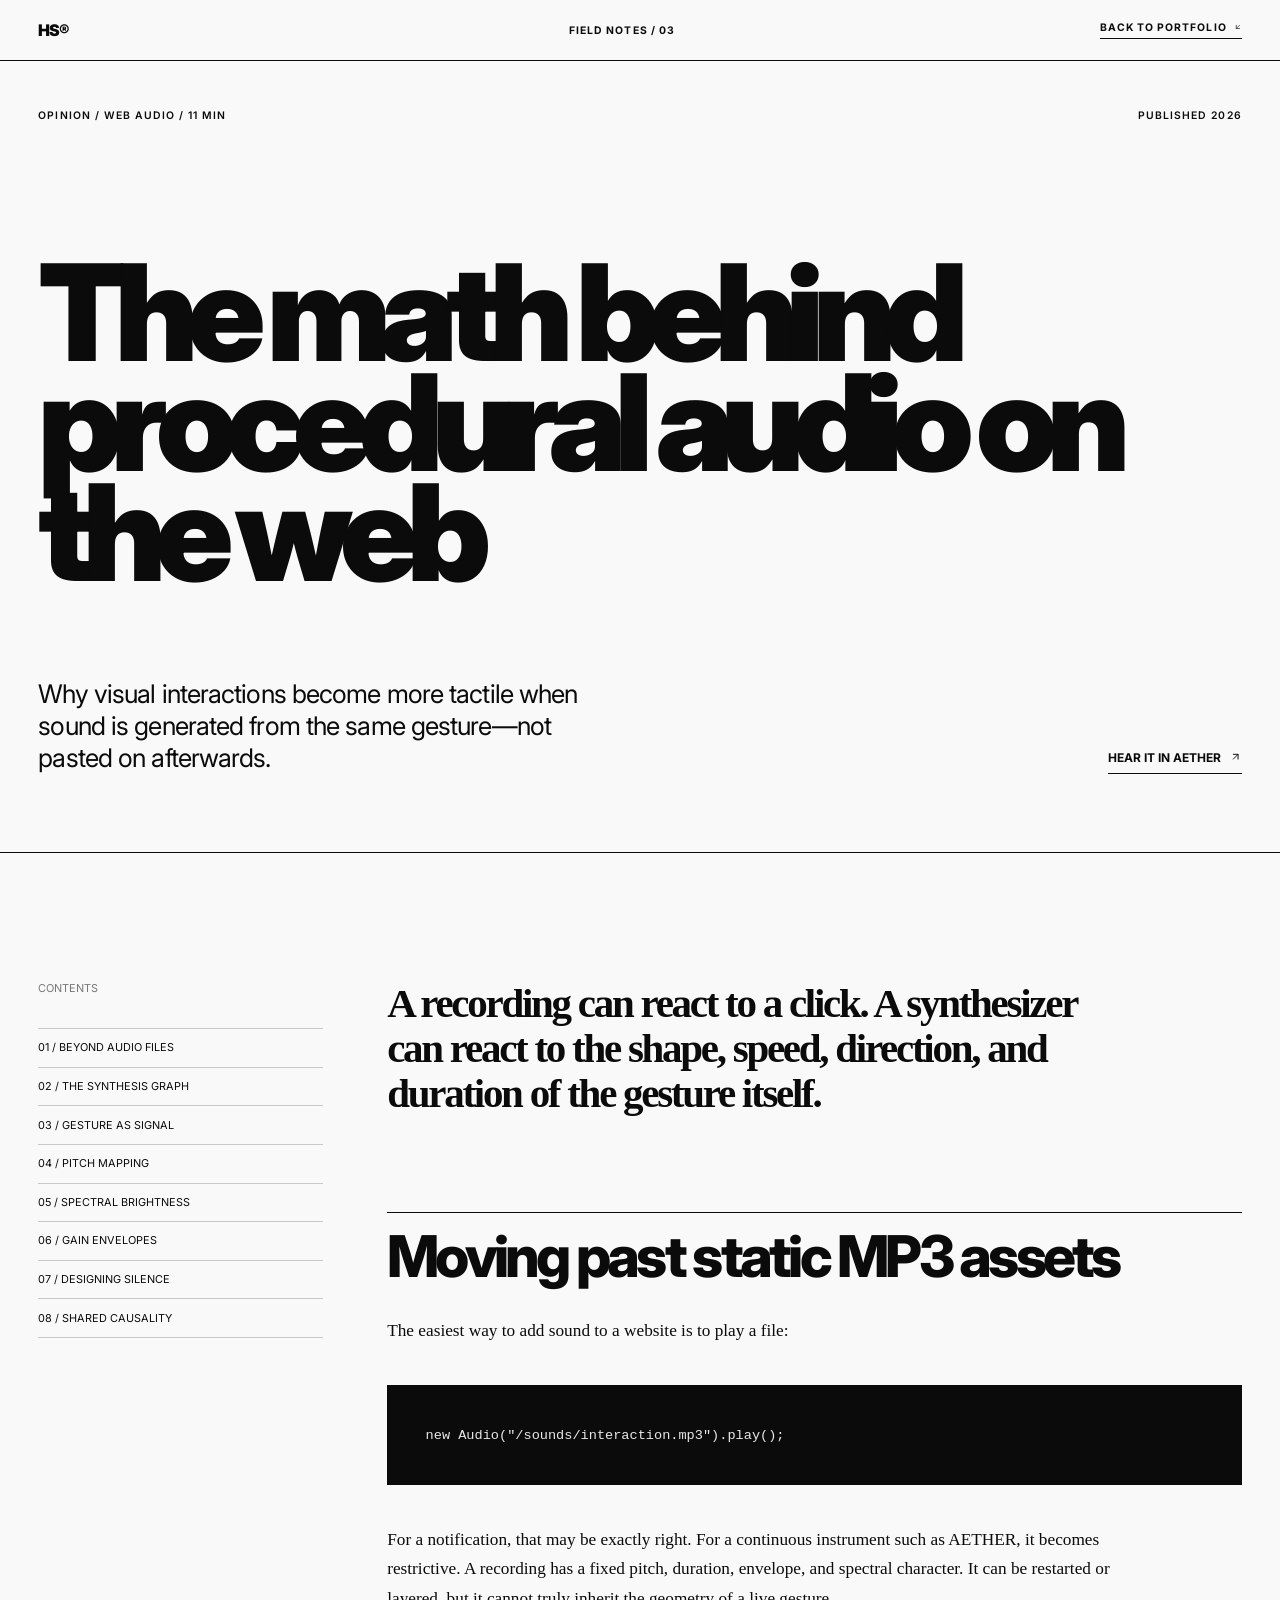
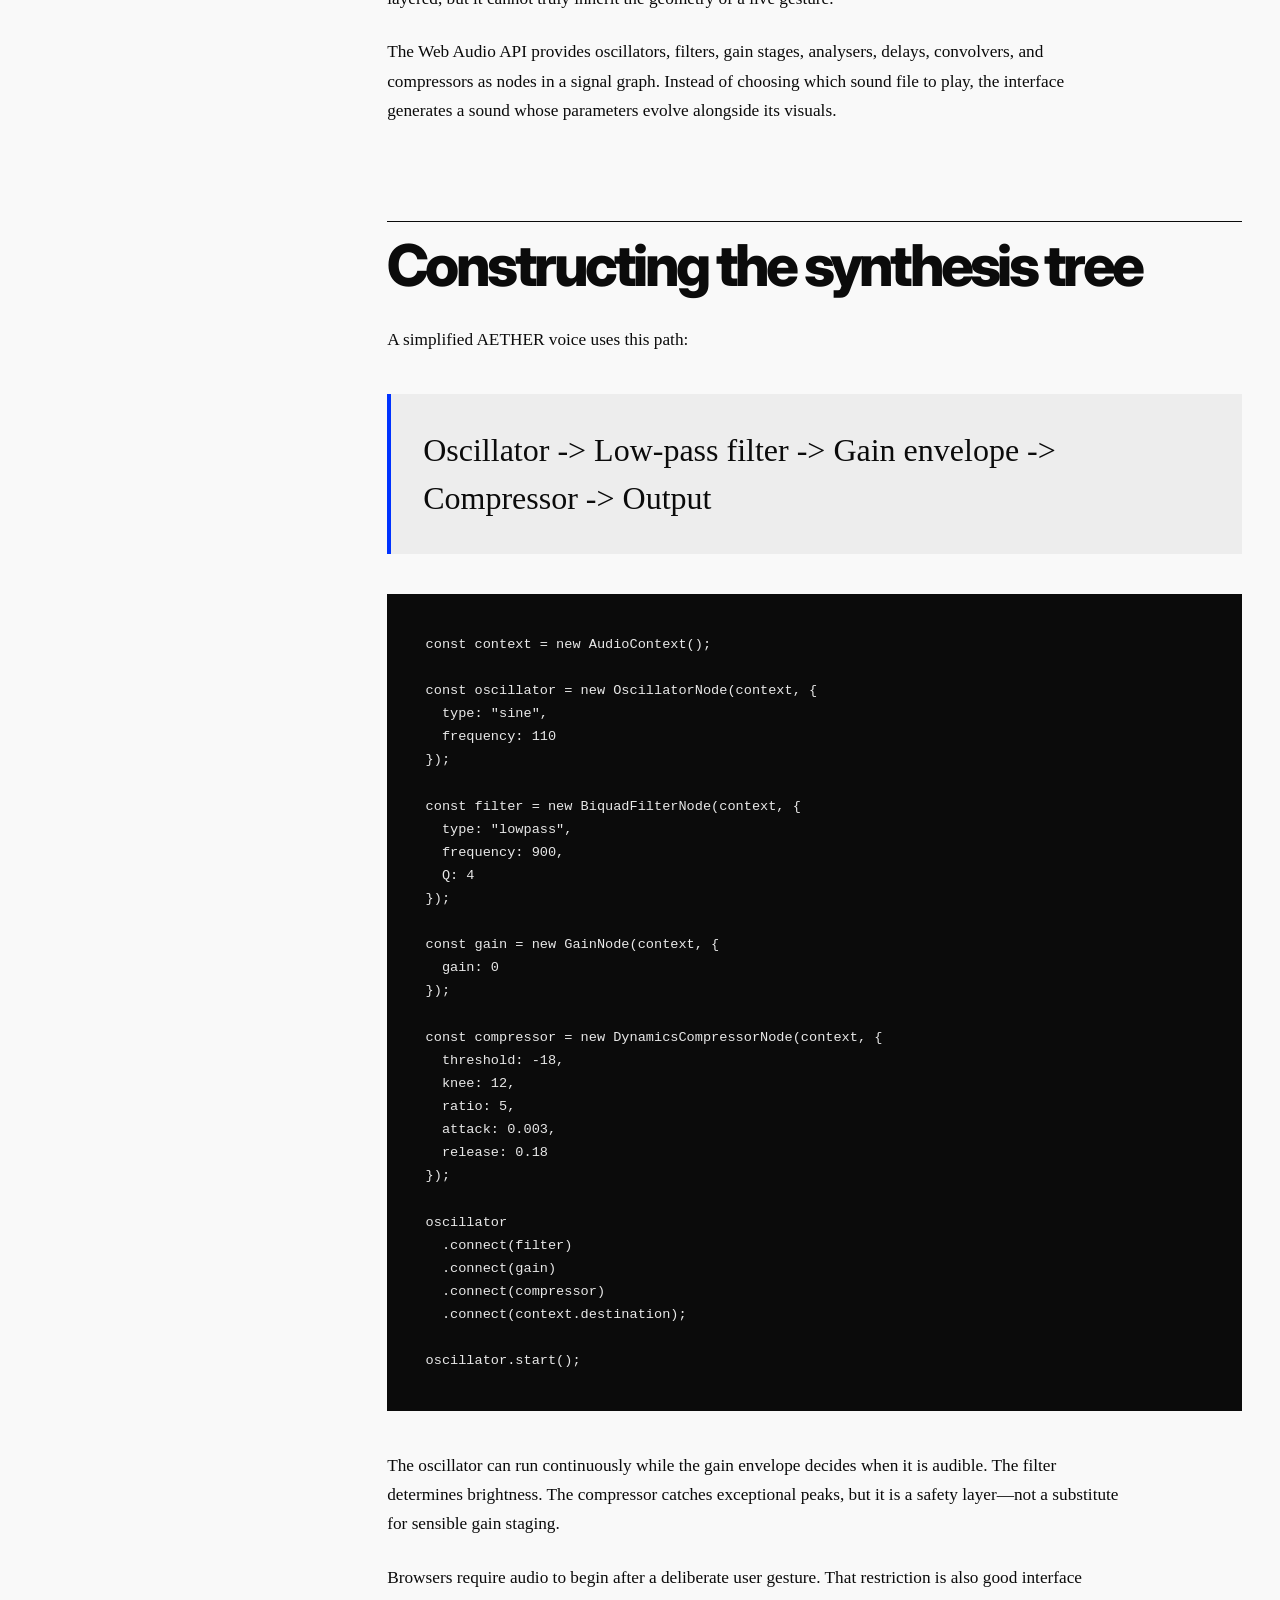
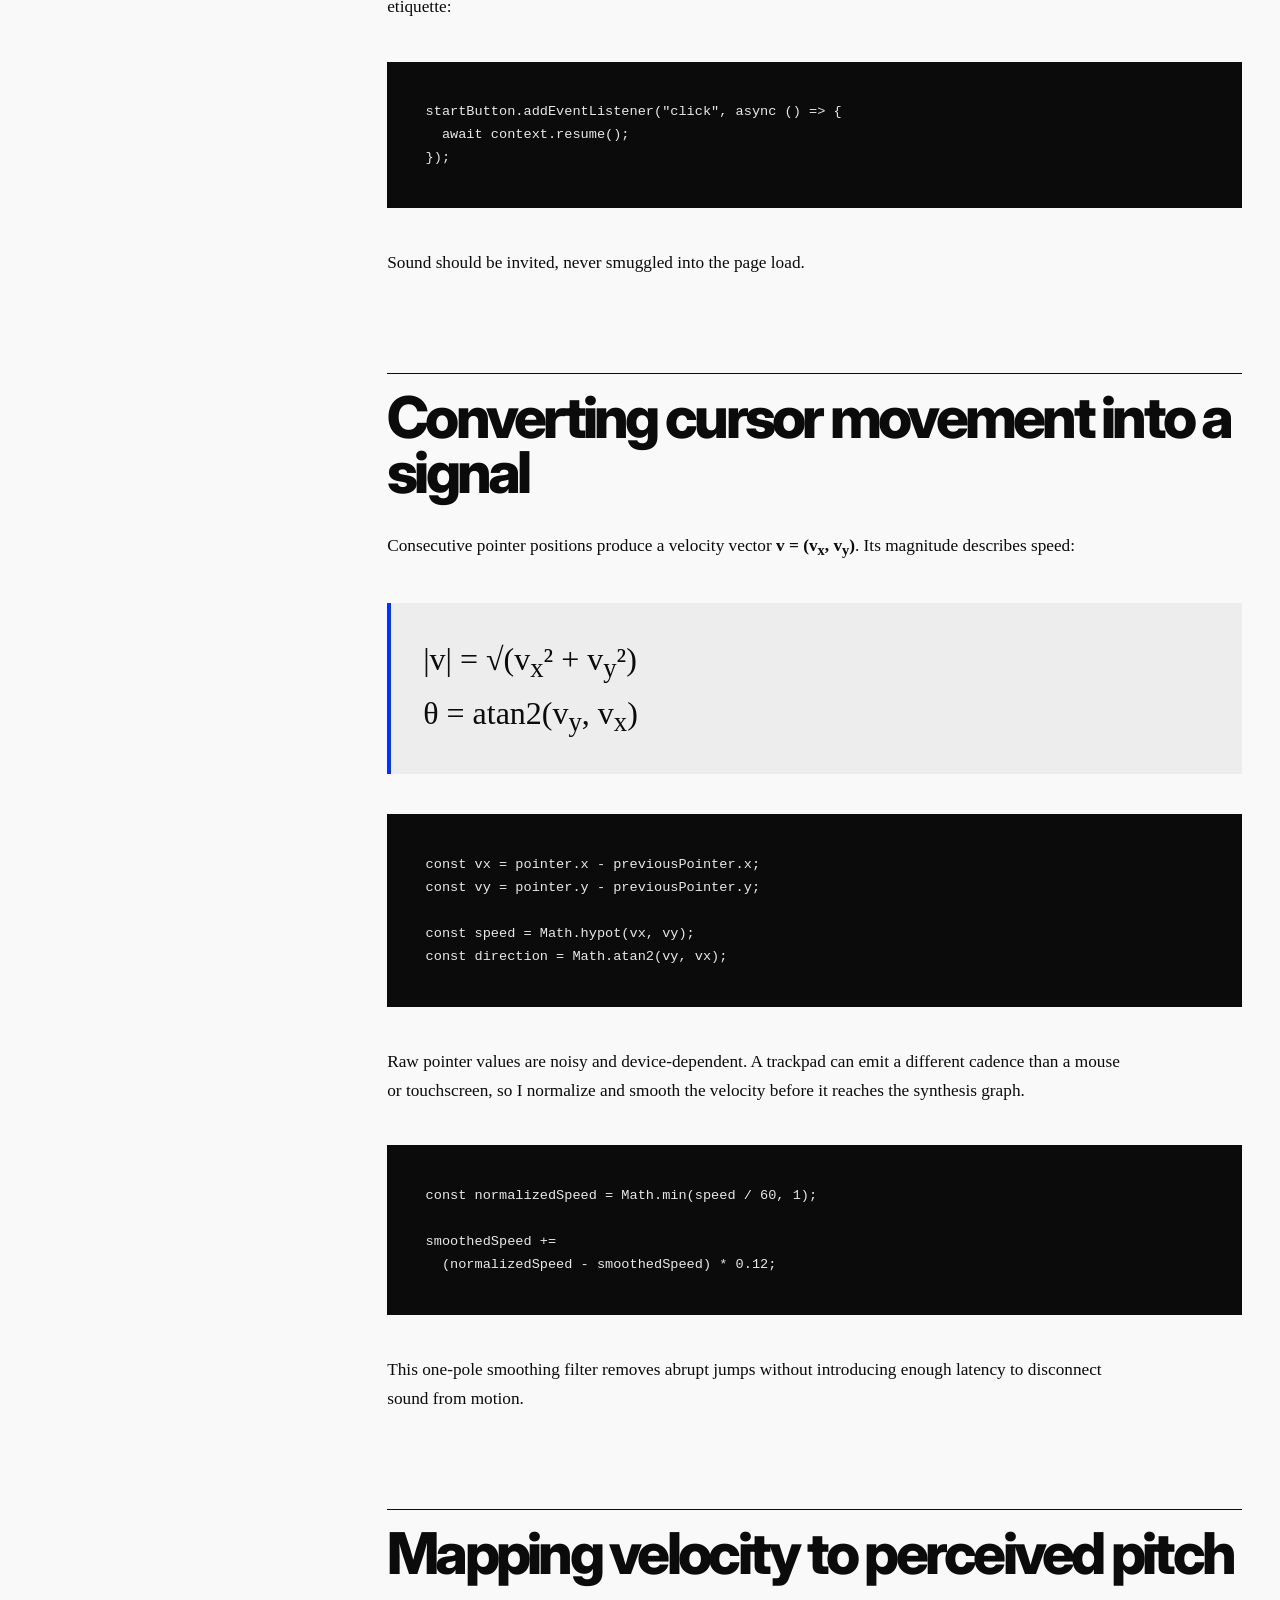
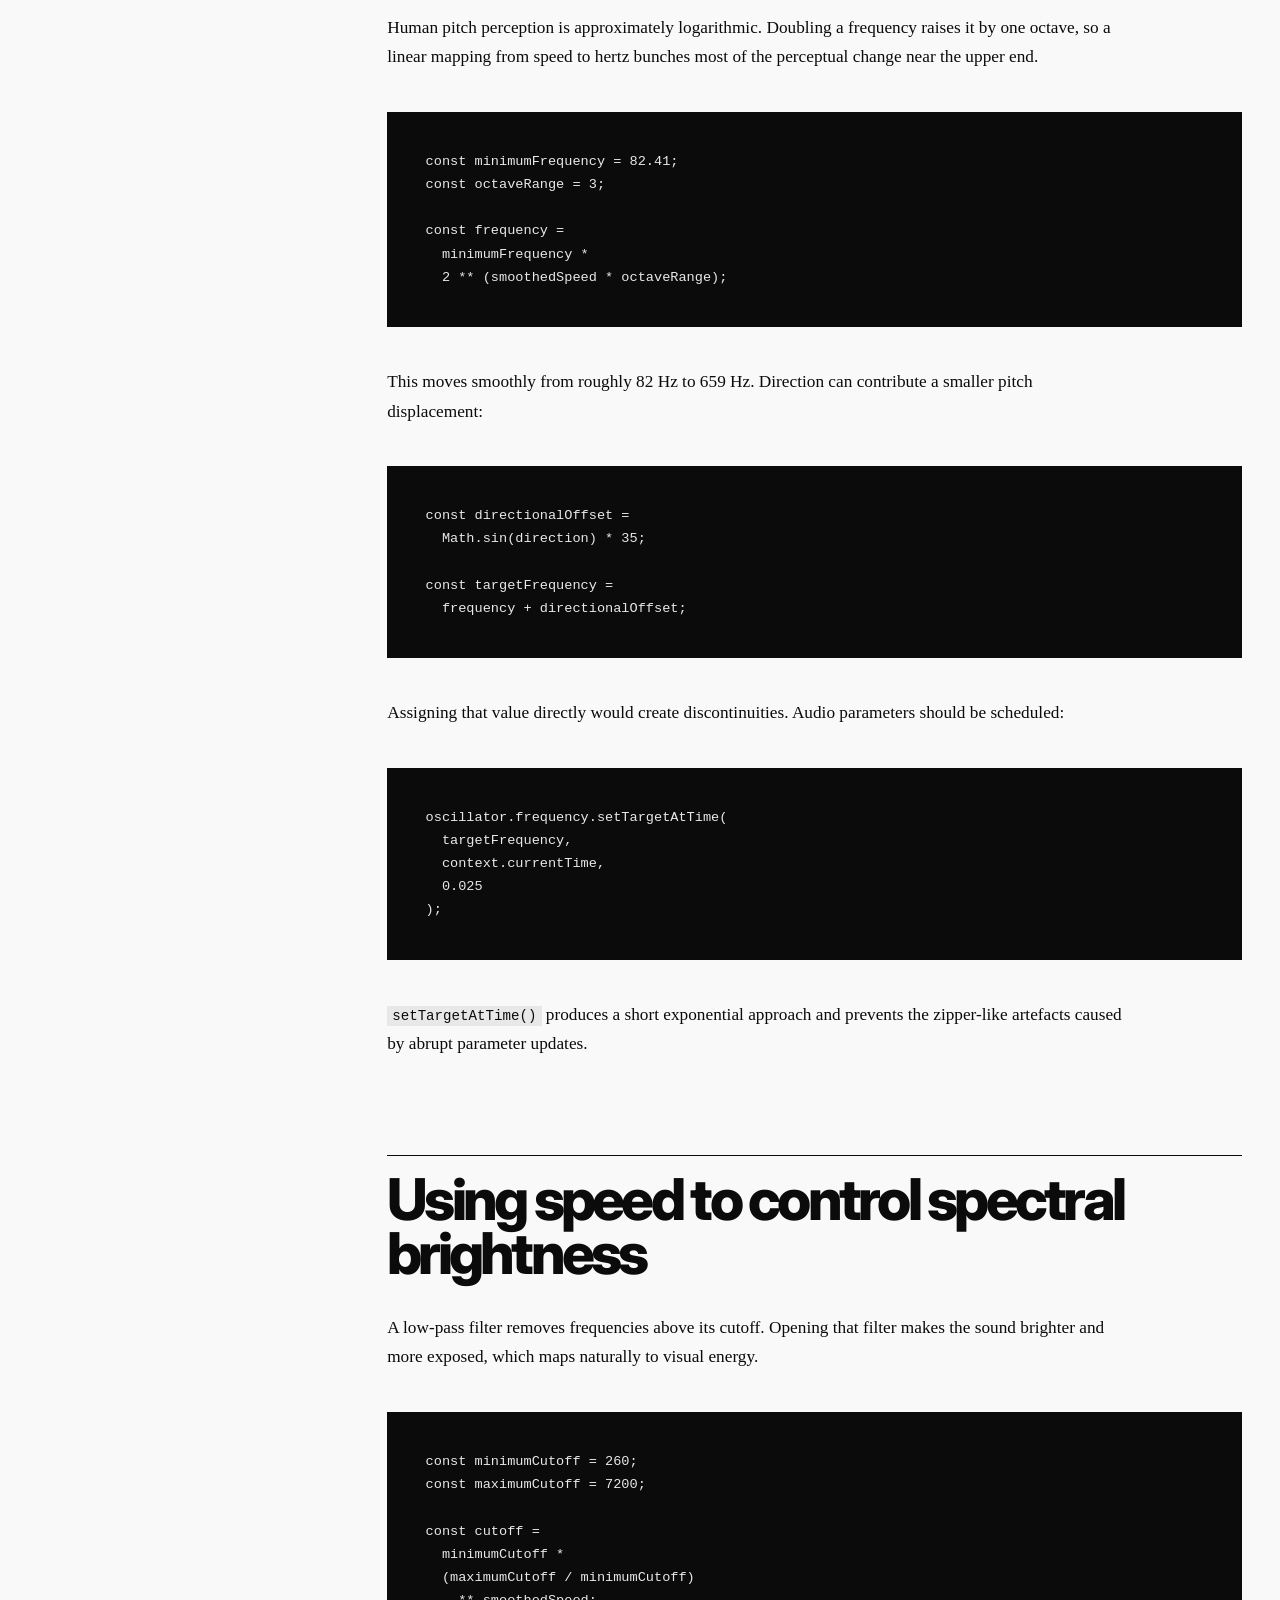
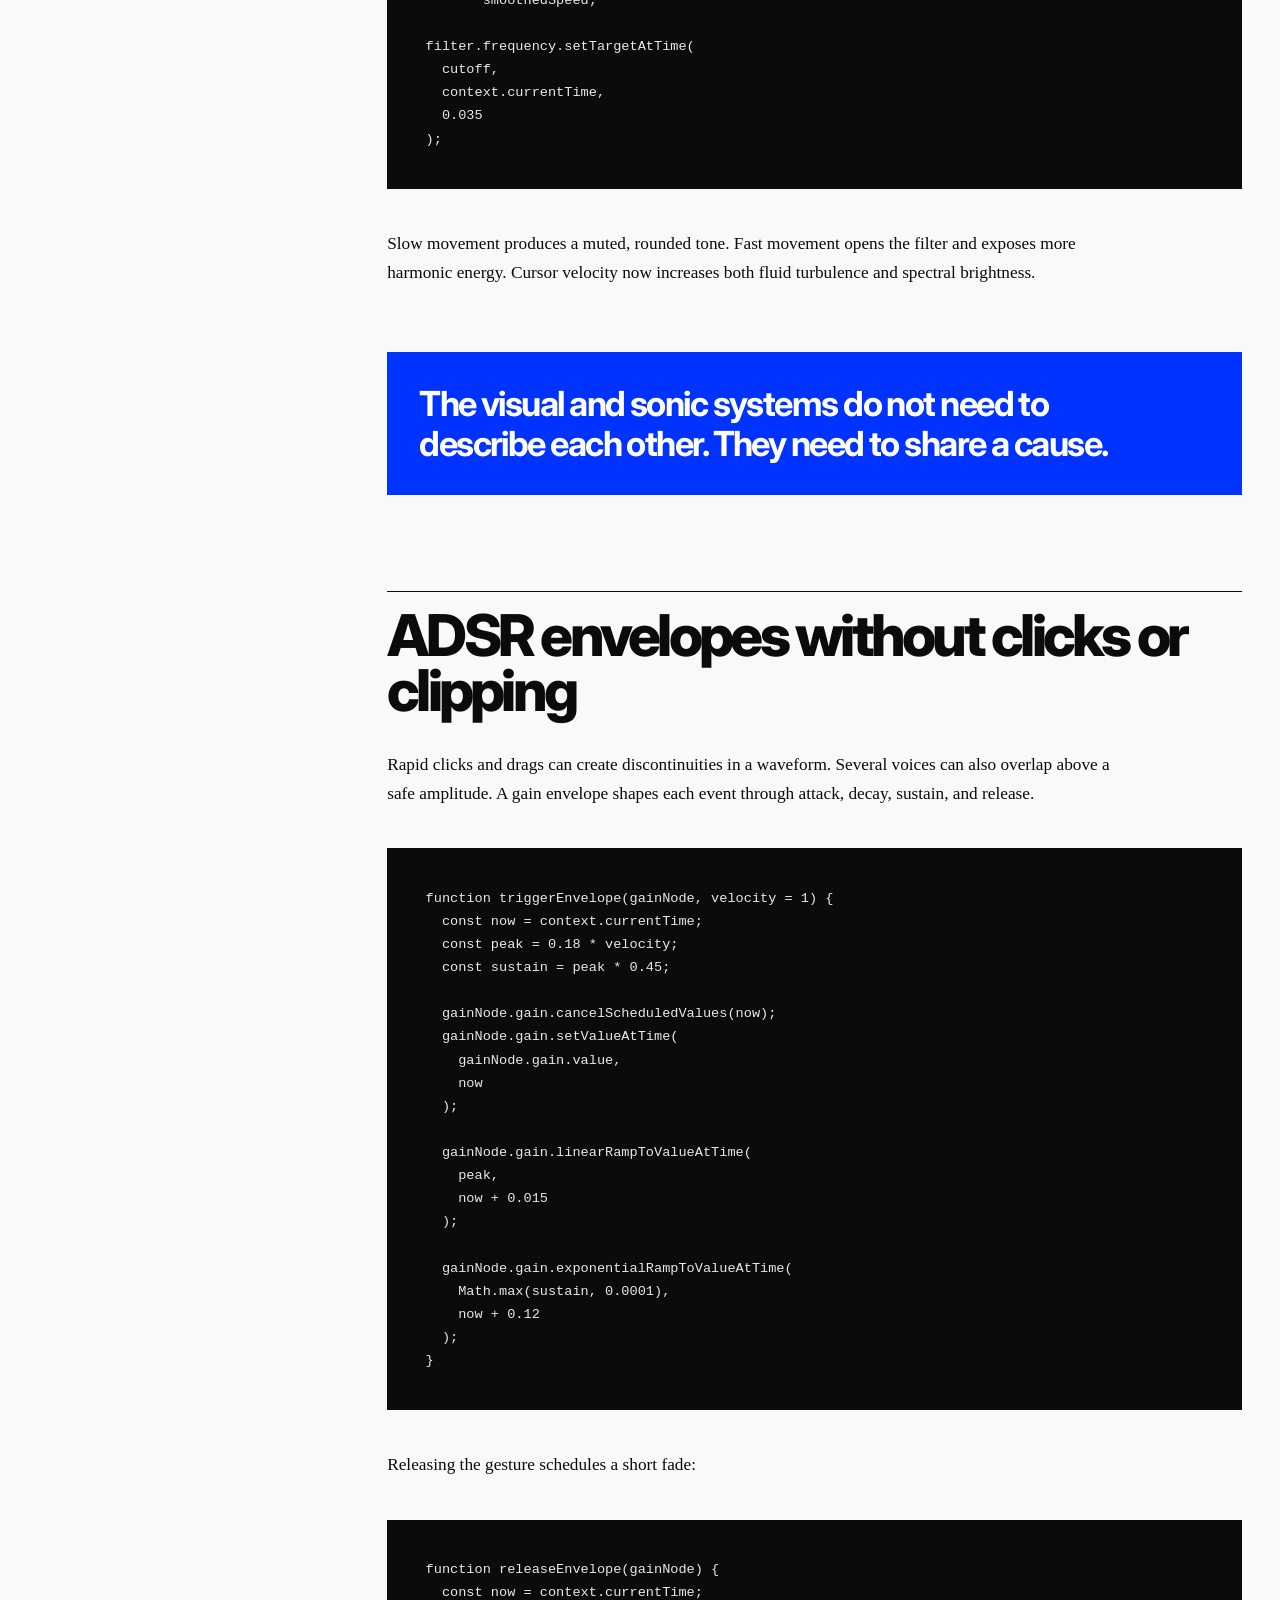
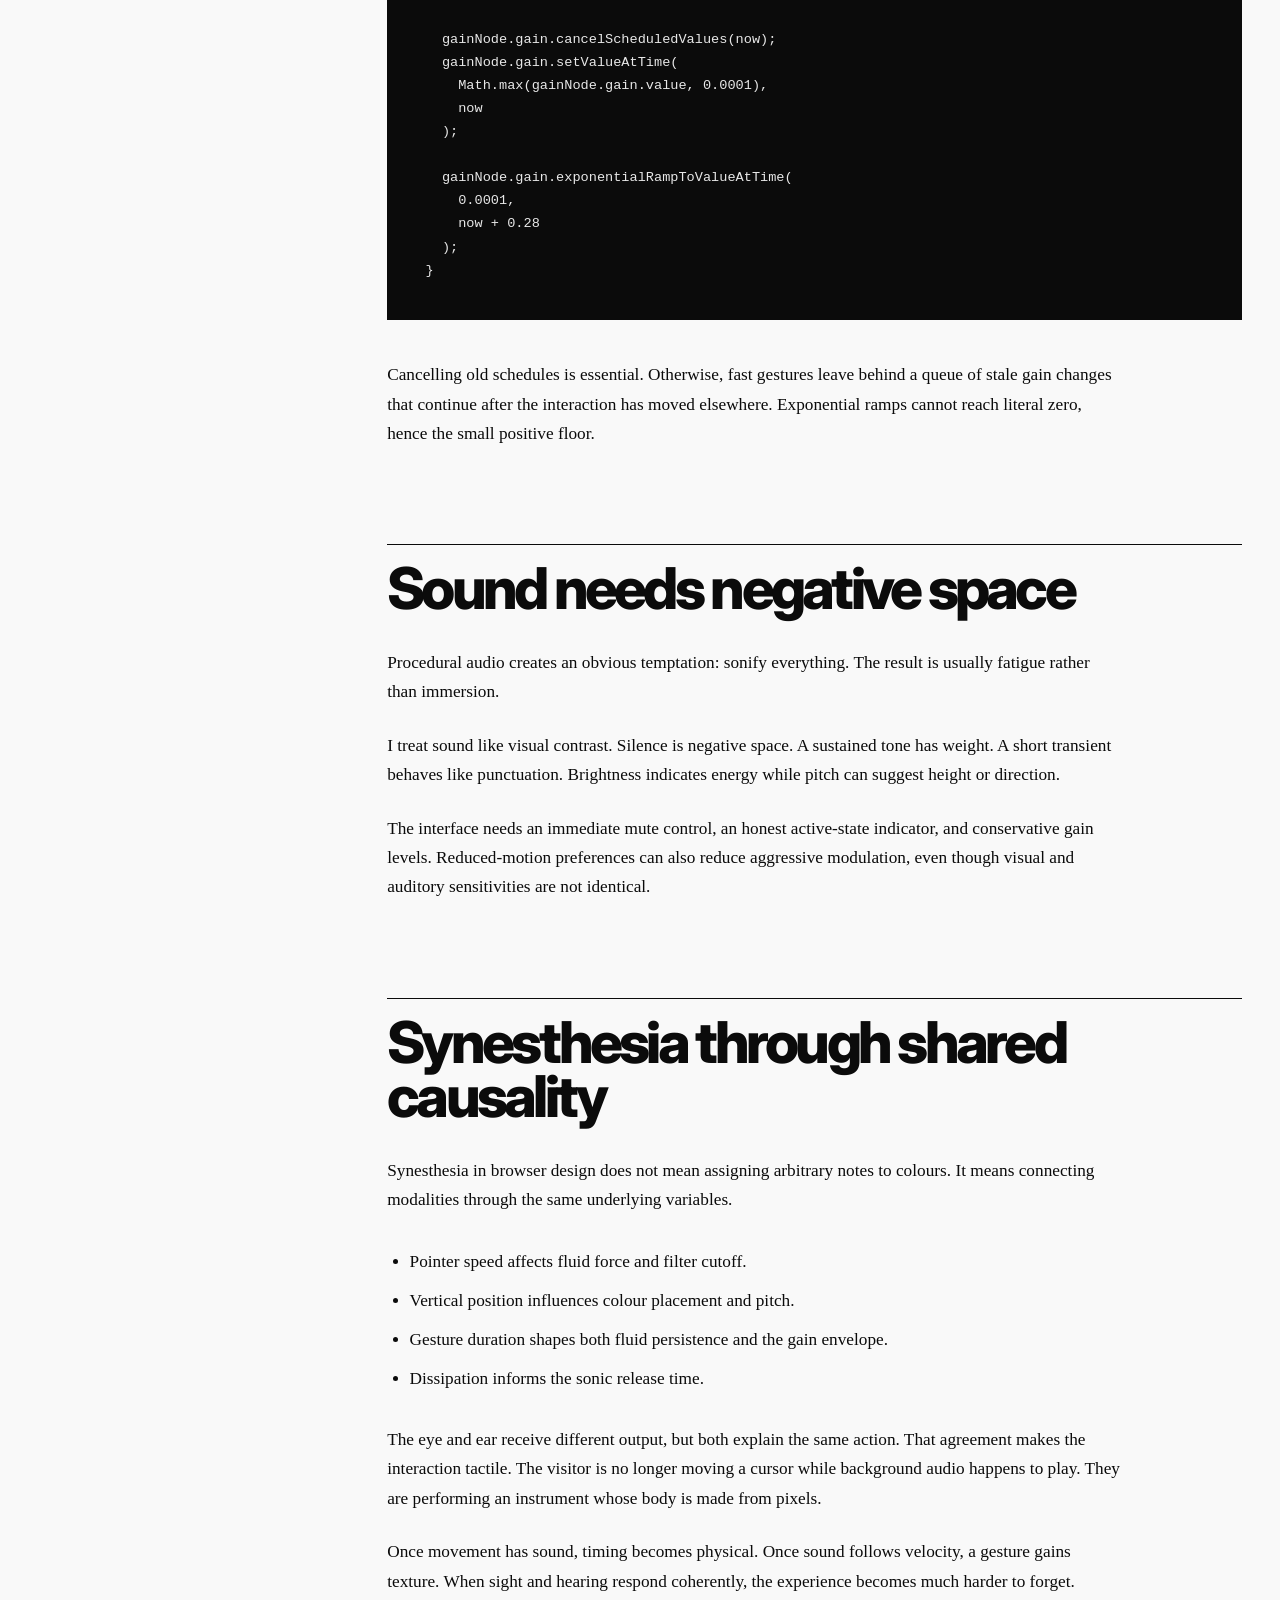
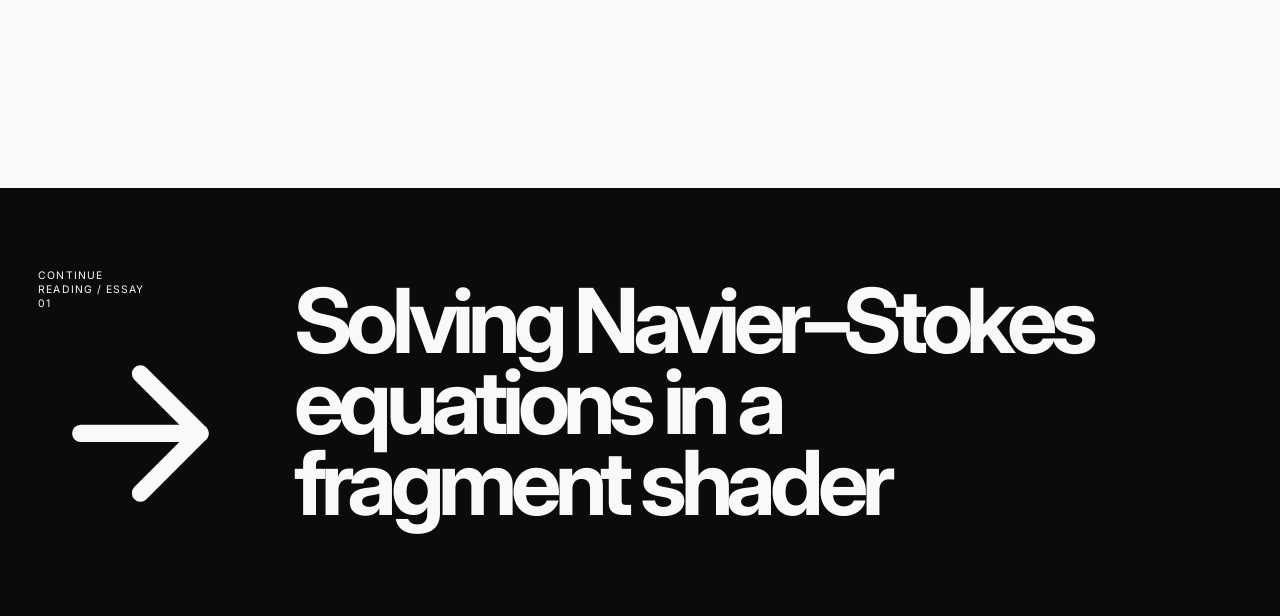
<file: field-notes/procedural-audio-web.html>
<!doctype html>
<html lang="en">
  <head>
    <meta charset="UTF-8" />
    <meta name="viewport" content="width=device-width, initial-scale=1.0" />
    <meta
      name="description"
      content="Designing real-time procedural sound from cursor movement with the Web Audio API."
    />
    <title>The Math Behind Procedural Audio on the Web — Harpuneet Singh</title>
    <link rel="preconnect" href="https://fonts.googleapis.com" />
    <link rel="preconnect" href="https://fonts.gstatic.com" crossorigin />
    <link
      href="https://fonts.googleapis.com/css2?family=Inter:wght@400;600;700;800;900&display=swap"
      rel="stylesheet"
    />
    <link rel="stylesheet" href="../assets/icons.css" />
    <link rel="stylesheet" href="styles.css" />
  </head>
  <body>
    <div class="progress" aria-hidden="true"></div>
    <header class="site-header">
      <a class="site-header__brand" href="../index.html">HS®</a>
      <span>Field Notes / 03</span>
      <a class="site-header__back" href="../index.html#field-notes">Back to portfolio <span class="icon-arrow icon-arrow--sw" aria-hidden="true"></span></a>
    </header>

    <main>
      <header class="article-hero">
        <div class="article-hero__meta">
          <span>Opinion / Web Audio / 11 min</span>
          <span>Published 2026</span>
        </div>
        <h1>The math behind procedural audio on the web</h1>
        <div class="article-hero__footer">
          <p class="article-hero__dek">
            Why visual interactions become more tactile when sound is generated from the same
            gesture—not pasted on afterwards.
          </p>
          <a class="project-link" href="https://fadeddarts.github.io/aether/" target="_blank" rel="noreferrer">
            Hear it in Aether <span class="icon-arrow" aria-hidden="true"></span>
          </a>
        </div>
      </header>

      <div class="article-layout">
        <nav class="toc" aria-label="Article contents">
          <span>Contents</span>
          <a href="#files">01 / Beyond audio files</a>
          <a href="#graph">02 / The synthesis graph</a>
          <a href="#gesture">03 / Gesture as signal</a>
          <a href="#pitch">04 / Pitch mapping</a>
          <a href="#filter">05 / Spectral brightness</a>
          <a href="#envelope">06 / Gain envelopes</a>
          <a href="#restraint">07 / Designing silence</a>
          <a href="#synesthesia">08 / Shared causality</a>
        </nav>

        <article class="prose">
          <p class="lead">
            A recording can react to a click. A synthesizer can react to the shape, speed, direction,
            and duration of the gesture itself.
          </p>

          <section id="files">
            <h2>Moving past static MP3 assets</h2>
            <p>The easiest way to add sound to a website is to play a file:</p>
            <pre><code>new Audio("/sounds/interaction.mp3").play();</code></pre>
            <p>
              For a notification, that may be exactly right. For a continuous instrument such as
              AETHER, it becomes restrictive. A recording has a fixed pitch, duration, envelope,
              and spectral character. It can be restarted or layered, but it cannot truly inherit
              the geometry of a live gesture.
            </p>
            <p>
              The Web Audio API provides oscillators, filters, gain stages, analysers, delays,
              convolvers, and compressors as nodes in a signal graph. Instead of choosing which
              sound file to play, the interface generates a sound whose parameters evolve alongside
              its visuals.
            </p>
          </section>

          <section id="graph">
            <h2>Constructing the synthesis tree</h2>
            <p>A simplified AETHER voice uses this path:</p>
            <div class="equation">
              Oscillator -> Low-pass filter -> Gain envelope -> Compressor -> Output
            </div>
            <pre><code>const context = new AudioContext();

const oscillator = new OscillatorNode(context, {
  type: "sine",
  frequency: 110
});

const filter = new BiquadFilterNode(context, {
  type: "lowpass",
  frequency: 900,
  Q: 4
});

const gain = new GainNode(context, {
  gain: 0
});

const compressor = new DynamicsCompressorNode(context, {
  threshold: -18,
  knee: 12,
  ratio: 5,
  attack: 0.003,
  release: 0.18
});

oscillator
  .connect(filter)
  .connect(gain)
  .connect(compressor)
  .connect(context.destination);

oscillator.start();</code></pre>
            <p>
              The oscillator can run continuously while the gain envelope decides when it is
              audible. The filter determines brightness. The compressor catches exceptional peaks,
              but it is a safety layer—not a substitute for sensible gain staging.
            </p>
            <p>
              Browsers require audio to begin after a deliberate user gesture. That restriction is
              also good interface etiquette:
            </p>
            <pre><code>startButton.addEventListener("click", async () =&gt; {
  await context.resume();
});</code></pre>
            <p>Sound should be invited, never smuggled into the page load.</p>
          </section>

          <section id="gesture">
            <h2>Converting cursor movement into a signal</h2>
            <p>
              Consecutive pointer positions produce a velocity vector
              <strong>v = (v<sub>x</sub>, v<sub>y</sub>)</strong>. Its magnitude describes speed:
            </p>
            <div class="equation">
              |v| = √(v<sub>x</sub>² + v<sub>y</sub>²)<br />
              θ = atan2(v<sub>y</sub>, v<sub>x</sub>)
            </div>
            <pre><code>const vx = pointer.x - previousPointer.x;
const vy = pointer.y - previousPointer.y;

const speed = Math.hypot(vx, vy);
const direction = Math.atan2(vy, vx);</code></pre>
            <p>
              Raw pointer values are noisy and device-dependent. A trackpad can emit a different
              cadence than a mouse or touchscreen, so I normalize and smooth the velocity before it
              reaches the synthesis graph.
            </p>
            <pre><code>const normalizedSpeed = Math.min(speed / 60, 1);

smoothedSpeed +=
  (normalizedSpeed - smoothedSpeed) * 0.12;</code></pre>
            <p>
              This one-pole smoothing filter removes abrupt jumps without introducing enough latency
              to disconnect sound from motion.
            </p>
          </section>

          <section id="pitch">
            <h2>Mapping velocity to perceived pitch</h2>
            <p>
              Human pitch perception is approximately logarithmic. Doubling a frequency raises it by
              one octave, so a linear mapping from speed to hertz bunches most of the perceptual
              change near the upper end.
            </p>
            <pre><code>const minimumFrequency = 82.41;
const octaveRange = 3;

const frequency =
  minimumFrequency *
  2 ** (smoothedSpeed * octaveRange);</code></pre>
            <p>
              This moves smoothly from roughly 82 Hz to 659 Hz. Direction can contribute a smaller
              pitch displacement:
            </p>
            <pre><code>const directionalOffset =
  Math.sin(direction) * 35;

const targetFrequency =
  frequency + directionalOffset;</code></pre>
            <p>
              Assigning that value directly would create discontinuities. Audio parameters should be
              scheduled:
            </p>
            <pre><code>oscillator.frequency.setTargetAtTime(
  targetFrequency,
  context.currentTime,
  0.025
);</code></pre>
            <p>
              <code>setTargetAtTime()</code> produces a short exponential approach and prevents the
              zipper-like artefacts caused by abrupt parameter updates.
            </p>
          </section>

          <section id="filter">
            <h2>Using speed to control spectral brightness</h2>
            <p>
              A low-pass filter removes frequencies above its cutoff. Opening that filter makes the
              sound brighter and more exposed, which maps naturally to visual energy.
            </p>
            <pre><code>const minimumCutoff = 260;
const maximumCutoff = 7200;

const cutoff =
  minimumCutoff *
  (maximumCutoff / minimumCutoff)
    ** smoothedSpeed;

filter.frequency.setTargetAtTime(
  cutoff,
  context.currentTime,
  0.035
);</code></pre>
            <p>
              Slow movement produces a muted, rounded tone. Fast movement opens the filter and
              exposes more harmonic energy. Cursor velocity now increases both fluid turbulence and
              spectral brightness.
            </p>
            <div class="callout">
              <p>
                The visual and sonic systems do not need to describe each other. They need to share
                a cause.
              </p>
            </div>
          </section>

          <section id="envelope">
            <h2>ADSR envelopes without clicks or clipping</h2>
            <p>
              Rapid clicks and drags can create discontinuities in a waveform. Several voices can
              also overlap above a safe amplitude. A gain envelope shapes each event through attack,
              decay, sustain, and release.
            </p>
            <pre><code>function triggerEnvelope(gainNode, velocity = 1) {
  const now = context.currentTime;
  const peak = 0.18 * velocity;
  const sustain = peak * 0.45;

  gainNode.gain.cancelScheduledValues(now);
  gainNode.gain.setValueAtTime(
    gainNode.gain.value,
    now
  );

  gainNode.gain.linearRampToValueAtTime(
    peak,
    now + 0.015
  );

  gainNode.gain.exponentialRampToValueAtTime(
    Math.max(sustain, 0.0001),
    now + 0.12
  );
}</code></pre>
            <p>Releasing the gesture schedules a short fade:</p>
            <pre><code>function releaseEnvelope(gainNode) {
  const now = context.currentTime;

  gainNode.gain.cancelScheduledValues(now);
  gainNode.gain.setValueAtTime(
    Math.max(gainNode.gain.value, 0.0001),
    now
  );

  gainNode.gain.exponentialRampToValueAtTime(
    0.0001,
    now + 0.28
  );
}</code></pre>
            <p>
              Cancelling old schedules is essential. Otherwise, fast gestures leave behind a queue
              of stale gain changes that continue after the interaction has moved elsewhere.
              Exponential ramps cannot reach literal zero, hence the small positive floor.
            </p>
          </section>

          <section id="restraint">
            <h2>Sound needs negative space</h2>
            <p>
              Procedural audio creates an obvious temptation: sonify everything. The result is
              usually fatigue rather than immersion.
            </p>
            <p>
              I treat sound like visual contrast. Silence is negative space. A sustained tone has
              weight. A short transient behaves like punctuation. Brightness indicates energy while
              pitch can suggest height or direction.
            </p>
            <p>
              The interface needs an immediate mute control, an honest active-state indicator, and
              conservative gain levels. Reduced-motion preferences can also reduce aggressive
              modulation, even though visual and auditory sensitivities are not identical.
            </p>
          </section>

          <section id="synesthesia">
            <h2>Synesthesia through shared causality</h2>
            <p>
              Synesthesia in browser design does not mean assigning arbitrary notes to colours. It
              means connecting modalities through the same underlying variables.
            </p>
            <ul>
              <li>Pointer speed affects fluid force and filter cutoff.</li>
              <li>Vertical position influences colour placement and pitch.</li>
              <li>Gesture duration shapes both fluid persistence and the gain envelope.</li>
              <li>Dissipation informs the sonic release time.</li>
            </ul>
            <p>
              The eye and ear receive different output, but both explain the same action. That
              agreement makes the interaction tactile. The visitor is no longer moving a cursor
              while background audio happens to play. They are performing an instrument whose body
              is made from pixels.
            </p>
            <p>
              Once movement has sound, timing becomes physical. Once sound follows velocity, a
              gesture gains texture. When sight and hearing respond coherently, the experience
              becomes much harder to forget.
            </p>
          </section>
        </article>
      </div>
    </main>

    <a class="article-next" href="navier-stokes-fragment-shader.html">
      <div class="article-next__lead">
        <span class="article-next__label">Continue reading / Essay 01</span>
        <span class="article-next__arrow icon-arrow icon-arrow--e" aria-hidden="true"></span>
      </div>
      <strong>Solving Navier–Stokes equations in a fragment shader</strong>
    </a>
  <script src="../assets/icons.js"></script>
</body>
</html>
</file>
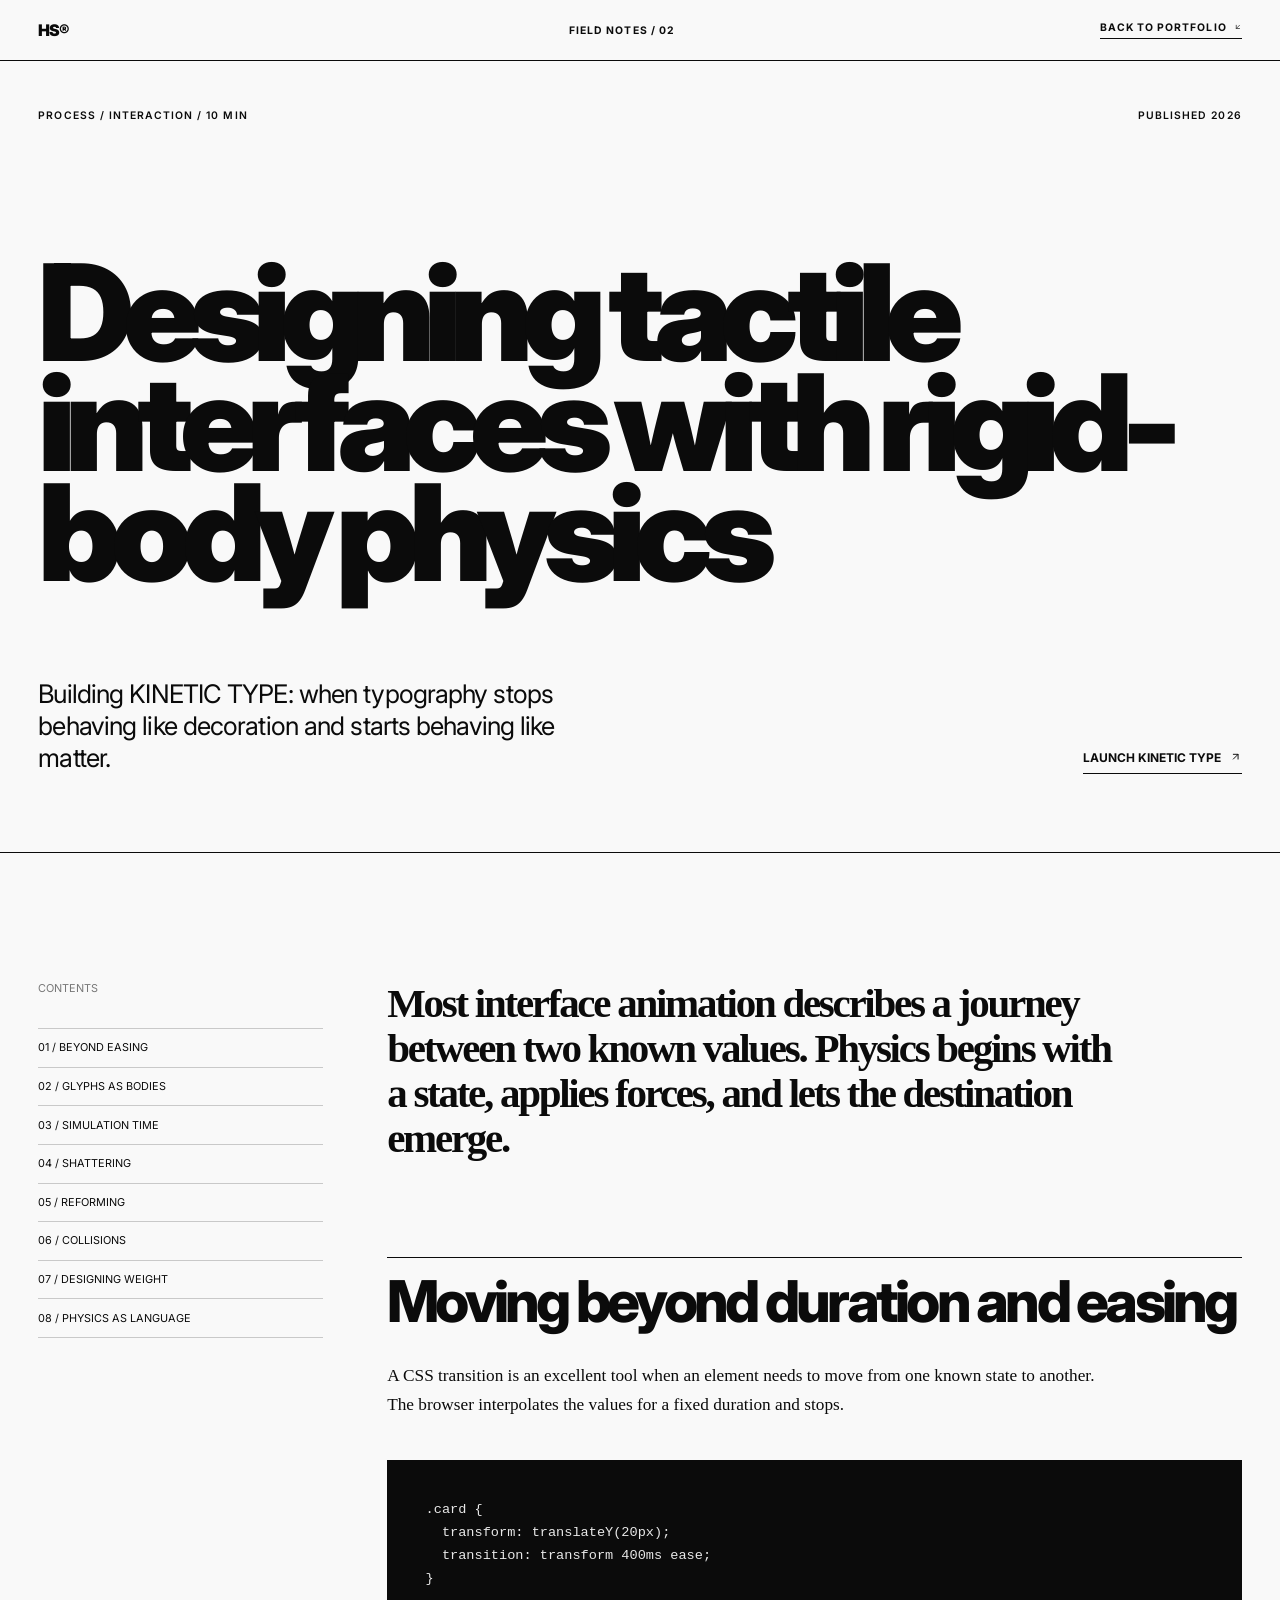
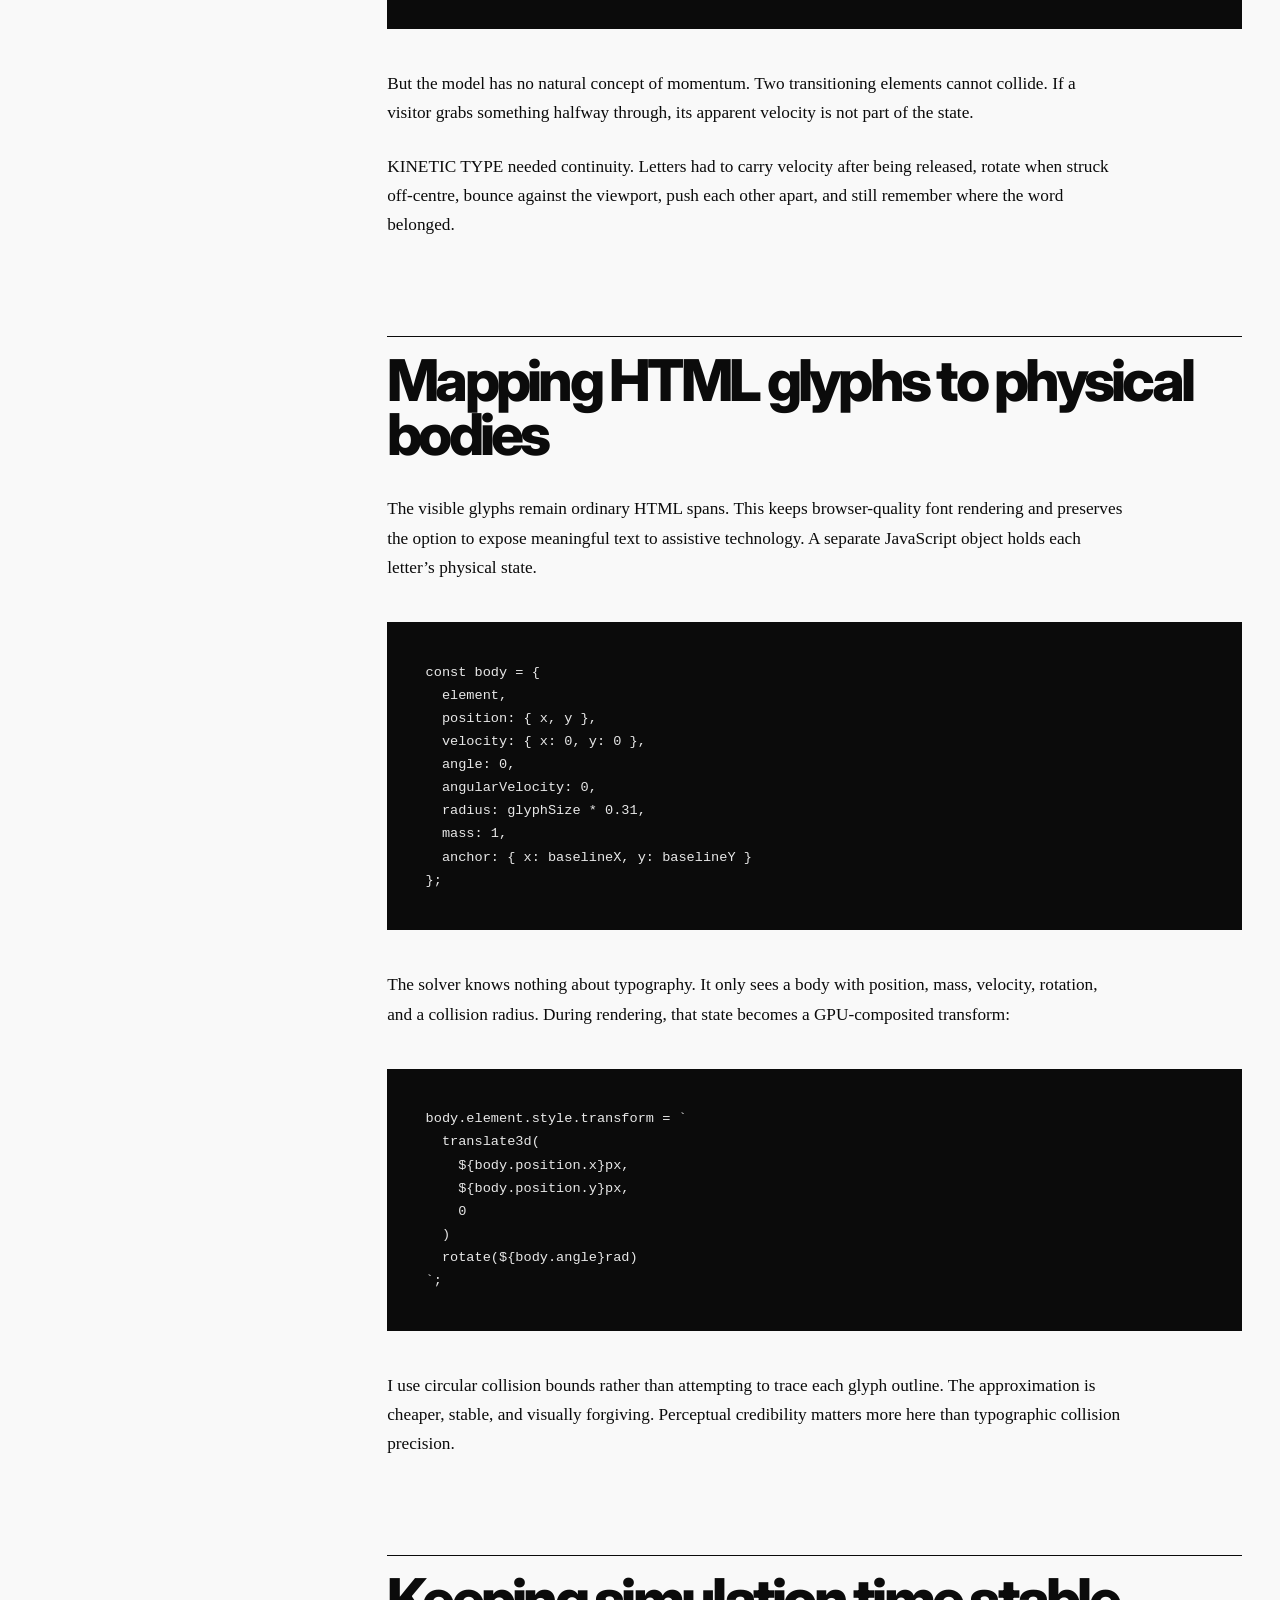
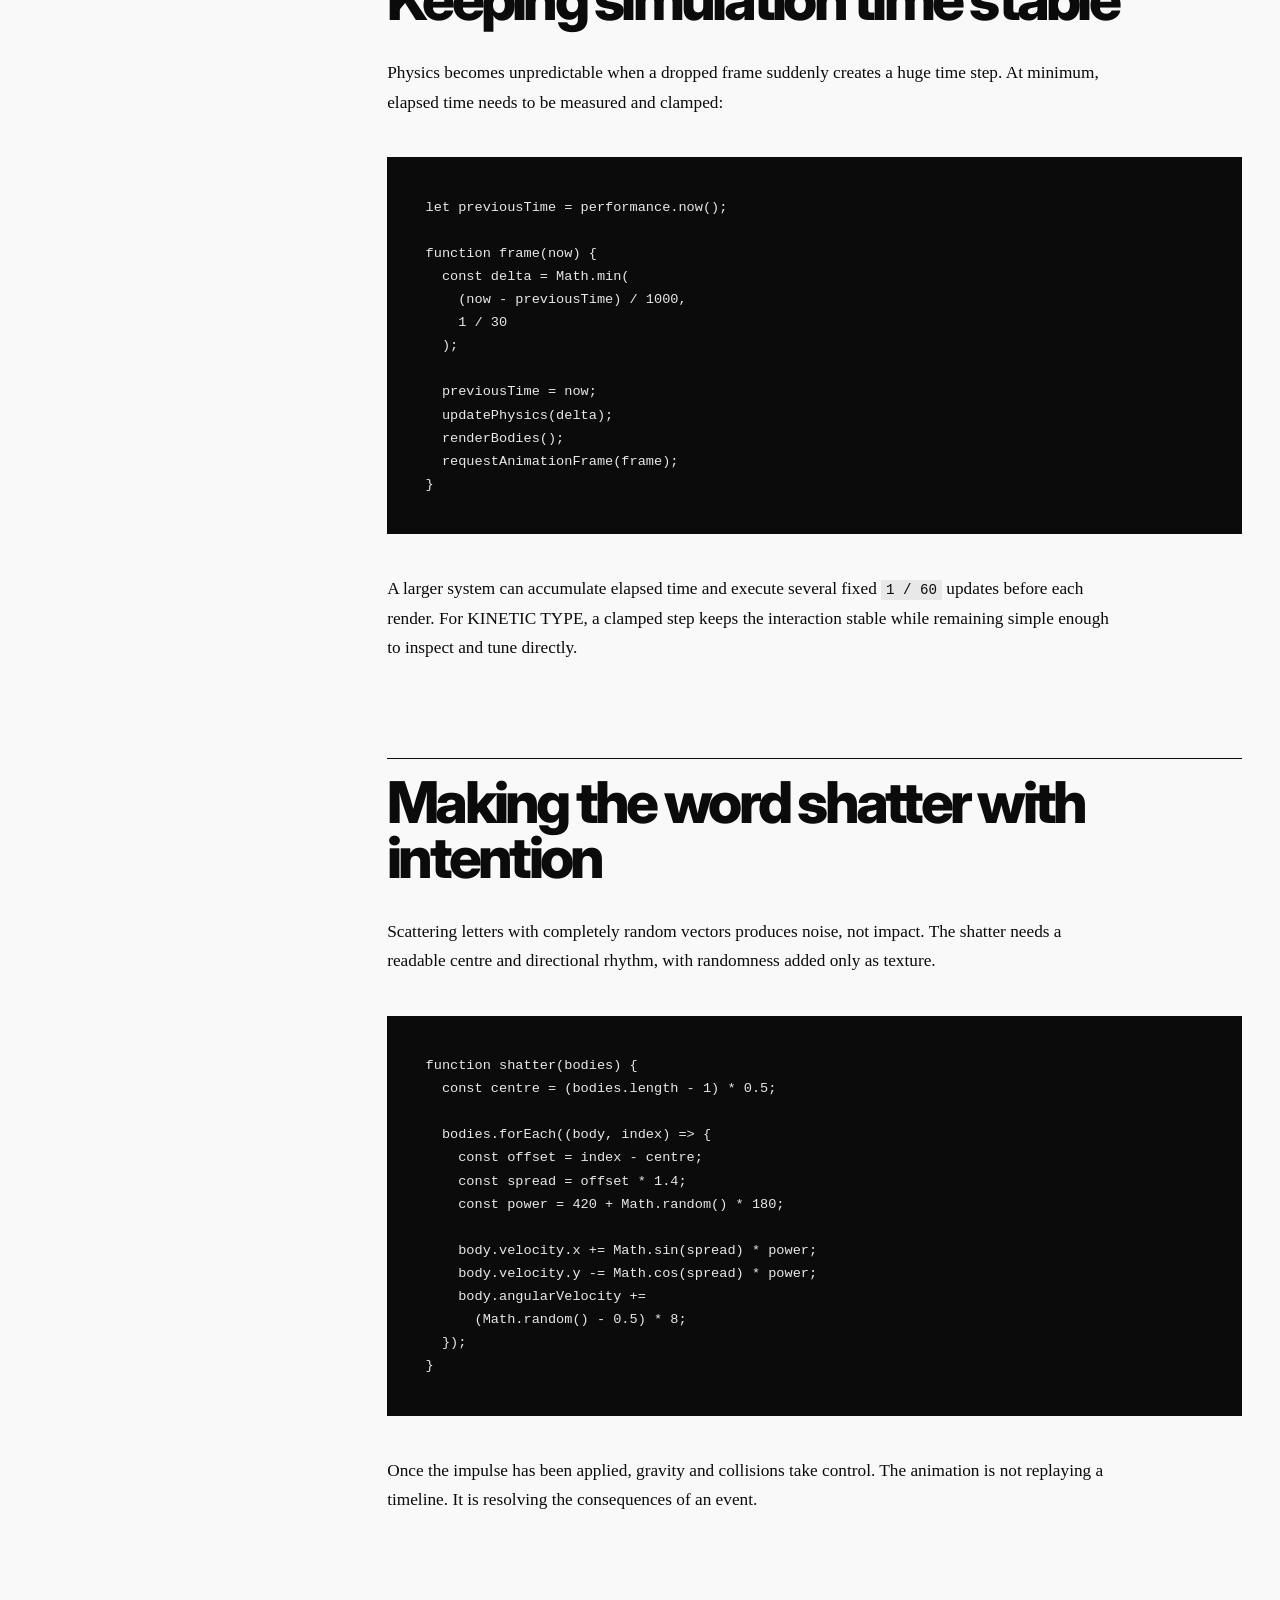
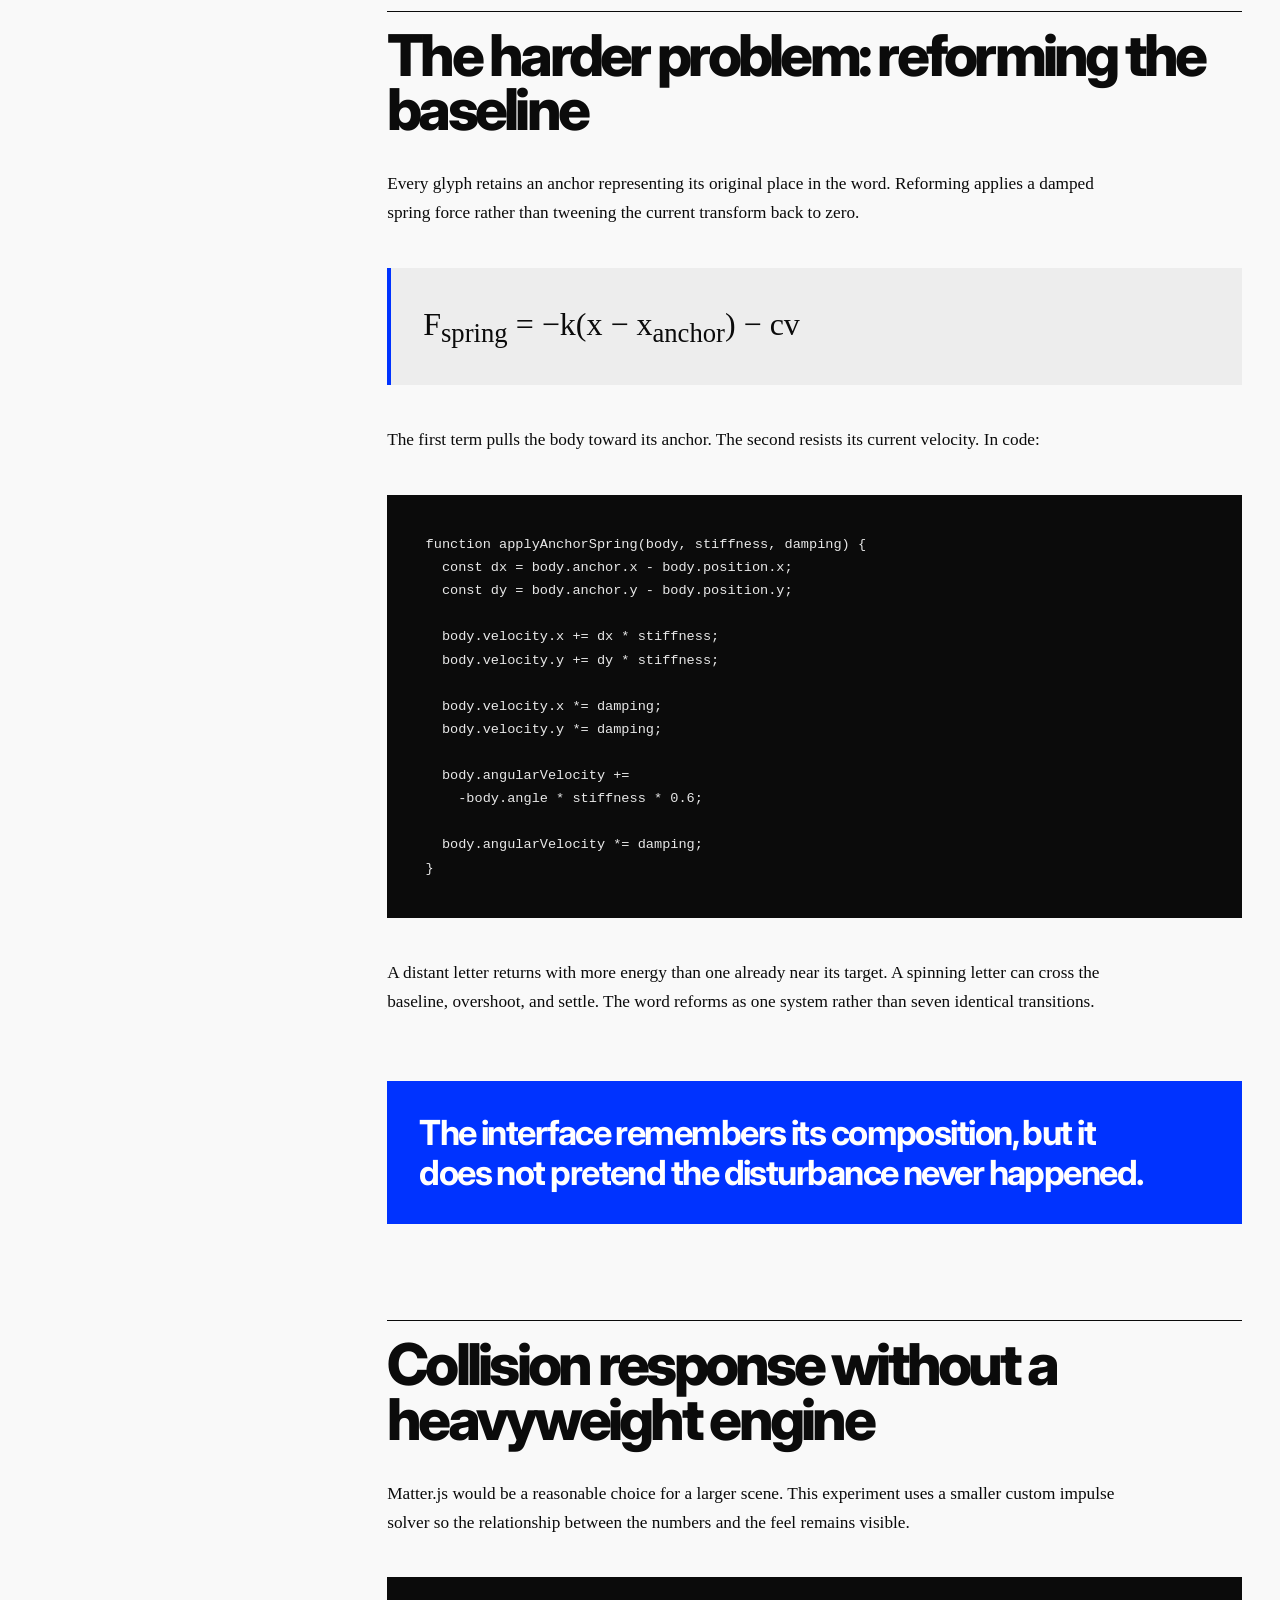
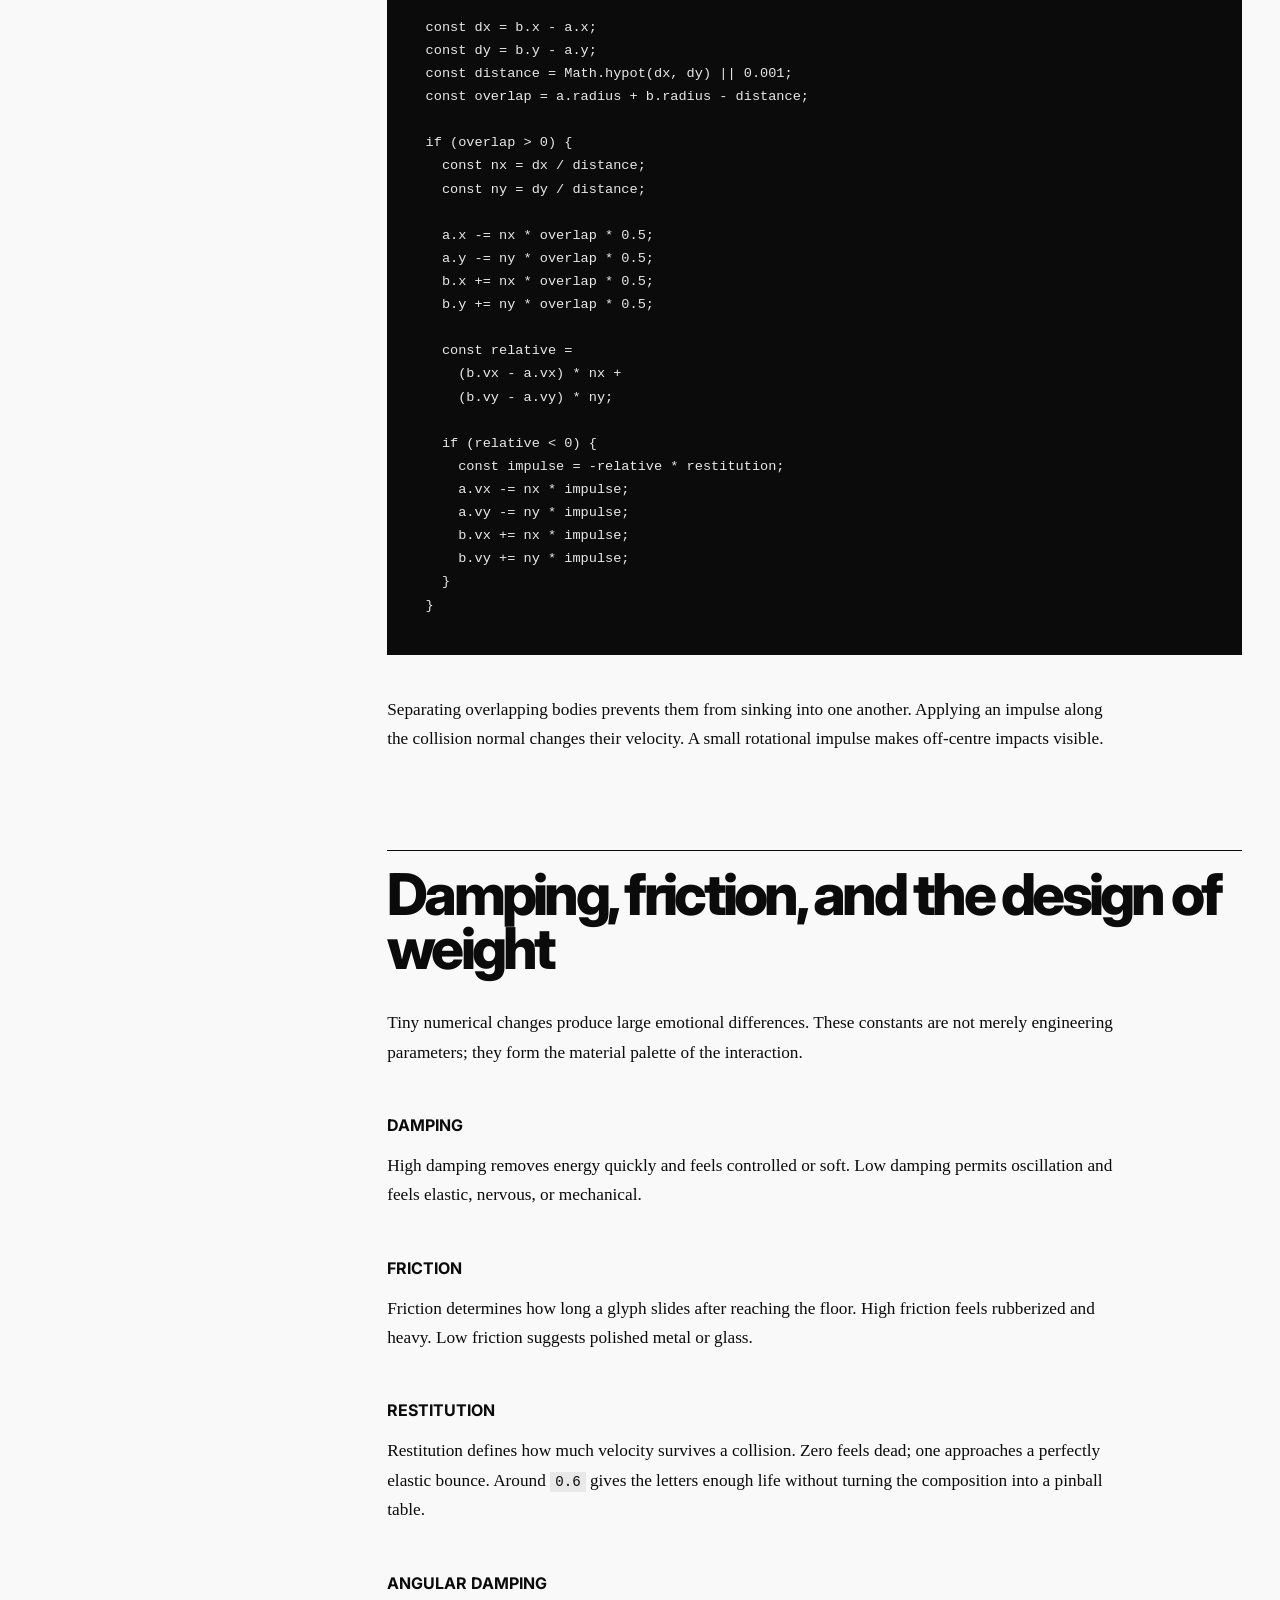
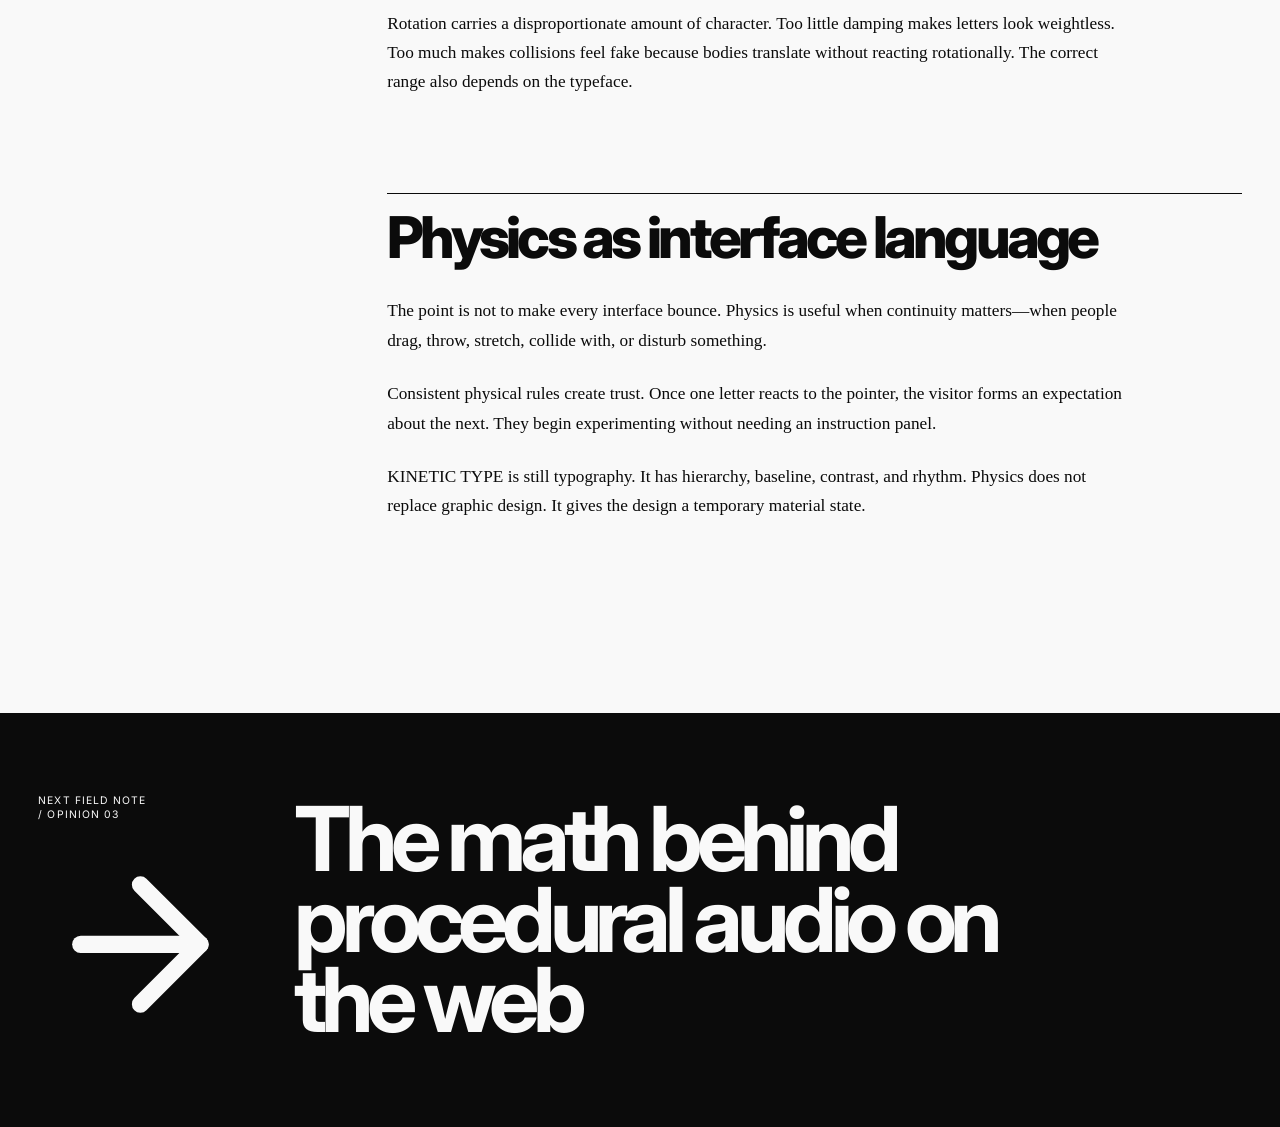
<file: field-notes/rigid-body-interfaces.html>
<!doctype html>
<html lang="en">
  <head>
    <meta charset="UTF-8" />
    <meta name="viewport" content="width=device-width, initial-scale=1.0" />
    <meta
      name="description"
      content="How KINETIC TYPE maps browser typography to a tactile rigid-body simulation."
    />
    <title>Designing Tactile Interfaces with Rigid-Body Physics — Harpuneet Singh</title>
    <link rel="preconnect" href="https://fonts.googleapis.com" />
    <link rel="preconnect" href="https://fonts.gstatic.com" crossorigin />
    <link
      href="https://fonts.googleapis.com/css2?family=Inter:wght@400;600;700;800;900&display=swap"
      rel="stylesheet"
    />
    <link rel="stylesheet" href="../assets/icons.css" />
    <link rel="stylesheet" href="styles.css" />
  </head>
  <body>
    <div class="progress" aria-hidden="true"></div>
    <header class="site-header">
      <a class="site-header__brand" href="../index.html">HS®</a>
      <span>Field Notes / 02</span>
      <a class="site-header__back" href="../index.html#field-notes">Back to portfolio <span class="icon-arrow icon-arrow--sw" aria-hidden="true"></span></a>
    </header>

    <main>
      <header class="article-hero">
        <div class="article-hero__meta">
          <span>Process / Interaction / 10 min</span>
          <span>Published 2026</span>
        </div>
        <h1>Designing tactile interfaces with rigid-body physics</h1>
        <div class="article-hero__footer">
          <p class="article-hero__dek">
            Building KINETIC TYPE: when typography stops behaving like decoration and starts
            behaving like matter.
          </p>
          <a class="project-link" href="https://fadeddarts.github.io/kinetic-type/" target="_blank" rel="noreferrer">
            Launch Kinetic Type <span class="icon-arrow" aria-hidden="true"></span>
          </a>
        </div>
      </header>

      <div class="article-layout">
        <nav class="toc" aria-label="Article contents">
          <span>Contents</span>
          <a href="#beyond">01 / Beyond easing</a>
          <a href="#bodies">02 / Glyphs as bodies</a>
          <a href="#step">03 / Simulation time</a>
          <a href="#shatter">04 / Shattering</a>
          <a href="#reform">05 / Reforming</a>
          <a href="#collisions">06 / Collisions</a>
          <a href="#tuning">07 / Designing weight</a>
          <a href="#language">08 / Physics as language</a>
        </nav>

        <article class="prose">
          <p class="lead">
            Most interface animation describes a journey between two known values. Physics begins
            with a state, applies forces, and lets the destination emerge.
          </p>

          <section id="beyond">
            <h2>Moving beyond duration and easing</h2>
            <p>
              A CSS transition is an excellent tool when an element needs to move from one known
              state to another. The browser interpolates the values for a fixed duration and stops.
            </p>
            <pre><code>.card {
  transform: translateY(20px);
  transition: transform 400ms ease;
}</code></pre>
            <p>
              But the model has no natural concept of momentum. Two transitioning elements cannot
              collide. If a visitor grabs something halfway through, its apparent velocity is not
              part of the state.
            </p>
            <p>
              KINETIC TYPE needed continuity. Letters had to carry velocity after being released,
              rotate when struck off-centre, bounce against the viewport, push each other apart,
              and still remember where the word belonged.
            </p>
          </section>

          <section id="bodies">
            <h2>Mapping HTML glyphs to physical bodies</h2>
            <p>
              The visible glyphs remain ordinary HTML spans. This keeps browser-quality font
              rendering and preserves the option to expose meaningful text to assistive technology.
              A separate JavaScript object holds each letter’s physical state.
            </p>
            <pre><code>const body = {
  element,
  position: { x, y },
  velocity: { x: 0, y: 0 },
  angle: 0,
  angularVelocity: 0,
  radius: glyphSize * 0.31,
  mass: 1,
  anchor: { x: baselineX, y: baselineY }
};</code></pre>
            <p>
              The solver knows nothing about typography. It only sees a body with position, mass,
              velocity, rotation, and a collision radius. During rendering, that state becomes a
              GPU-composited transform:
            </p>
            <pre><code>body.element.style.transform = `
  translate3d(
    ${body.position.x}px,
    ${body.position.y}px,
    0
  )
  rotate(${body.angle}rad)
`;</code></pre>
            <p>
              I use circular collision bounds rather than attempting to trace each glyph outline.
              The approximation is cheaper, stable, and visually forgiving. Perceptual credibility
              matters more here than typographic collision precision.
            </p>
          </section>

          <section id="step">
            <h2>Keeping simulation time stable</h2>
            <p>
              Physics becomes unpredictable when a dropped frame suddenly creates a huge time step.
              At minimum, elapsed time needs to be measured and clamped:
            </p>
            <pre><code>let previousTime = performance.now();

function frame(now) {
  const delta = Math.min(
    (now - previousTime) / 1000,
    1 / 30
  );

  previousTime = now;
  updatePhysics(delta);
  renderBodies();
  requestAnimationFrame(frame);
}</code></pre>
            <p>
              A larger system can accumulate elapsed time and execute several fixed
              <code>1 / 60</code> updates before each render. For KINETIC TYPE, a clamped step keeps
              the interaction stable while remaining simple enough to inspect and tune directly.
            </p>
          </section>

          <section id="shatter">
            <h2>Making the word shatter with intention</h2>
            <p>
              Scattering letters with completely random vectors produces noise, not impact. The
              shatter needs a readable centre and directional rhythm, with randomness added only as
              texture.
            </p>
            <pre><code>function shatter(bodies) {
  const centre = (bodies.length - 1) * 0.5;

  bodies.forEach((body, index) => {
    const offset = index - centre;
    const spread = offset * 1.4;
    const power = 420 + Math.random() * 180;

    body.velocity.x += Math.sin(spread) * power;
    body.velocity.y -= Math.cos(spread) * power;
    body.angularVelocity +=
      (Math.random() - 0.5) * 8;
  });
}</code></pre>
            <p>
              Once the impulse has been applied, gravity and collisions take control. The animation
              is not replaying a timeline. It is resolving the consequences of an event.
            </p>
          </section>

          <section id="reform">
            <h2>The harder problem: reforming the baseline</h2>
            <p>
              Every glyph retains an anchor representing its original place in the word. Reforming
              applies a damped spring force rather than tweening the current transform back to zero.
            </p>
            <div class="equation">
              F<sub>spring</sub> = −k(x − x<sub>anchor</sub>) − cv
            </div>
            <p>
              The first term pulls the body toward its anchor. The second resists its current
              velocity. In code:
            </p>
            <pre><code>function applyAnchorSpring(body, stiffness, damping) {
  const dx = body.anchor.x - body.position.x;
  const dy = body.anchor.y - body.position.y;

  body.velocity.x += dx * stiffness;
  body.velocity.y += dy * stiffness;

  body.velocity.x *= damping;
  body.velocity.y *= damping;

  body.angularVelocity +=
    -body.angle * stiffness * 0.6;

  body.angularVelocity *= damping;
}</code></pre>
            <p>
              A distant letter returns with more energy than one already near its target. A spinning
              letter can cross the baseline, overshoot, and settle. The word reforms as one system
              rather than seven identical transitions.
            </p>
            <div class="callout">
              <p>
                The interface remembers its composition, but it does not pretend the disturbance
                never happened.
              </p>
            </div>
          </section>

          <section id="collisions">
            <h2>Collision response without a heavyweight engine</h2>
            <p>
              Matter.js would be a reasonable choice for a larger scene. This experiment uses a
              smaller custom impulse solver so the relationship between the numbers and the feel
              remains visible.
            </p>
            <pre><code>const dx = b.x - a.x;
const dy = b.y - a.y;
const distance = Math.hypot(dx, dy) || 0.001;
const overlap = a.radius + b.radius - distance;

if (overlap &gt; 0) {
  const nx = dx / distance;
  const ny = dy / distance;

  a.x -= nx * overlap * 0.5;
  a.y -= ny * overlap * 0.5;
  b.x += nx * overlap * 0.5;
  b.y += ny * overlap * 0.5;

  const relative =
    (b.vx - a.vx) * nx +
    (b.vy - a.vy) * ny;

  if (relative &lt; 0) {
    const impulse = -relative * restitution;
    a.vx -= nx * impulse;
    a.vy -= ny * impulse;
    b.vx += nx * impulse;
    b.vy += ny * impulse;
  }
}</code></pre>
            <p>
              Separating overlapping bodies prevents them from sinking into one another. Applying
              an impulse along the collision normal changes their velocity. A small rotational
              impulse makes off-centre impacts visible.
            </p>
          </section>

          <section id="tuning">
            <h2>Damping, friction, and the design of weight</h2>
            <p>
              Tiny numerical changes produce large emotional differences. These constants are not
              merely engineering parameters; they form the material palette of the interaction.
            </p>
            <h3>Damping</h3>
            <p>
              High damping removes energy quickly and feels controlled or soft. Low damping permits
              oscillation and feels elastic, nervous, or mechanical.
            </p>
            <h3>Friction</h3>
            <p>
              Friction determines how long a glyph slides after reaching the floor. High friction
              feels rubberized and heavy. Low friction suggests polished metal or glass.
            </p>
            <h3>Restitution</h3>
            <p>
              Restitution defines how much velocity survives a collision. Zero feels dead; one
              approaches a perfectly elastic bounce. Around <code>0.6</code> gives the letters
              enough life without turning the composition into a pinball table.
            </p>
            <h3>Angular damping</h3>
            <p>
              Rotation carries a disproportionate amount of character. Too little damping makes
              letters look weightless. Too much makes collisions feel fake because bodies translate
              without reacting rotationally. The correct range also depends on the typeface.
            </p>
          </section>

          <section id="language">
            <h2>Physics as interface language</h2>
            <p>
              The point is not to make every interface bounce. Physics is useful when continuity
              matters—when people drag, throw, stretch, collide with, or disturb something.
            </p>
            <p>
              Consistent physical rules create trust. Once one letter reacts to the pointer, the
              visitor forms an expectation about the next. They begin experimenting without needing
              an instruction panel.
            </p>
            <p>
              KINETIC TYPE is still typography. It has hierarchy, baseline, contrast, and rhythm.
              Physics does not replace graphic design. It gives the design a temporary material
              state.
            </p>
          </section>
        </article>
      </div>
    </main>

    <a class="article-next" href="procedural-audio-web.html">
      <div class="article-next__lead">
        <span class="article-next__label">Next field note / Opinion 03</span>
        <span class="article-next__arrow icon-arrow icon-arrow--e" aria-hidden="true"></span>
      </div>
      <strong>The math behind procedural audio on the web</strong>
    </a>
  <script src="../assets/icons.js"></script>
</body>
</html>
</file>
<file: assets/icons.css>
/* Lucide icons — sized wrappers; SVG injected by assets/icons.js */

.icon-arrow,
.icon-asterisk,
.icon-target,
.icon-reset,
.icon-infinity {
  position: relative;
  display: inline-flex;
  flex-shrink: 0;
  align-items: center;
  justify-content: center;
  vertical-align: -0.14em;
  line-height: 0;
  color: inherit;
}

.icon-arrow svg,
.icon-asterisk svg,
.icon-target svg,
.icon-reset svg,
.icon-infinity svg,
[data-lucide] svg {
  display: block;
  width: 100%;
  height: 100%;
  stroke: currentColor;
  fill: none;
}

.icon-arrow {
  width: 0.95em;
  height: 0.95em;
}

.icon-asterisk {
  width: 0.9em;
  height: 0.9em;
  margin: 0 0.4em;
}

.icon-target,
.icon-reset {
  width: 0.9em;
  height: 0.9em;
}

.icon-infinity {
  width: 1.35em;
  height: 1.35em;
}
</file>
<file: field-notes/styles.css>
:root {
  --ink: #0b0b0b;
  --paper: #f9f9f9;
  --blue: #0033ff;
  --grey: #777;
  --line: rgba(11, 11, 11, 0.2);
  --pad: clamp(1.25rem, 3vw, 3.5rem);
}

* {
  box-sizing: border-box;
  margin: 0;
  padding: 0;
}

html {
  scroll-behavior: smooth;
}

body {
  background: var(--paper);
  color: var(--ink);
  font-family: "Inter", "Helvetica Neue", Arial, sans-serif;
  font-size: 16px;
}

a {
  color: inherit;
  text-decoration: none;
}

::selection {
  background: var(--blue);
  color: white;
}

.progress {
  position: fixed;
  z-index: 20;
  top: 0;
  left: 0;
  width: 100%;
  height: 3px;
  transform: scaleX(0);
  transform-origin: left;
  background: var(--blue);
  animation: reading-progress linear;
  animation-timeline: scroll(root);
}

@keyframes reading-progress {
  to { transform: scaleX(1); }
}

.site-header {
  display: grid;
  grid-template-columns: 1fr 1fr auto;
  align-items: center;
  padding: 1.25rem var(--pad);
  border-bottom: 1px solid var(--ink);
  font-size: 0.65rem;
  font-weight: 700;
  letter-spacing: 0.1em;
  text-transform: uppercase;
}

.site-header__brand {
  font-size: 1rem;
  font-weight: 900;
  letter-spacing: -0.06em;
}

.site-header__back {
  display: inline-flex;
  align-items: center;
  gap: 0.45rem;
  padding-bottom: 0.3rem;
  border-bottom: 1px solid;
}

.site-header__back .icon-arrow {
  width: 0.75em;
  height: 0.75em;
}

.article-hero {
  min-height: 88vh;
  padding: 3rem var(--pad) 4rem;
  border-bottom: 1px solid var(--ink);
}

.article-hero__meta {
  display: flex;
  justify-content: space-between;
  font-size: 0.65rem;
  font-weight: 600;
  letter-spacing: 0.1em;
  text-transform: uppercase;
}

.article-hero h1 {
  max-width: 15ch;
  margin-top: 15vh;
  font-size: clamp(4rem, 10.5vw, 11rem);
  font-weight: 900;
  letter-spacing: -0.085em;
  line-height: 0.82;
}

.article-hero__footer {
  display: grid;
  grid-template-columns: 1fr 1fr;
  align-items: end;
  gap: 2rem;
  margin-top: 10vh;
}

.article-hero__dek {
  max-width: 40rem;
  font-size: clamp(1.2rem, 2vw, 2rem);
  letter-spacing: -0.035em;
  line-height: 1.25;
}

.project-link {
  display: inline-flex;
  align-items: center;
  gap: 0.55rem;
  justify-self: end;
  padding-bottom: 0.5rem;
  border-bottom: 1px solid;
  font-size: 0.75rem;
  font-weight: 700;
  text-transform: uppercase;
}

.article-layout {
  display: grid;
  grid-template-columns: minmax(12rem, 1fr) minmax(0, 3fr);
  gap: 5vw;
  padding: 8rem var(--pad) 12rem;
}

.toc {
  position: sticky;
  top: 2rem;
  align-self: start;
  font-size: 0.68rem;
  line-height: 1.4;
  text-transform: uppercase;
}

.toc > span {
  display: block;
  margin-bottom: 2rem;
  color: var(--grey);
}

.toc a {
  display: block;
  padding: 0.7rem 0;
  border-top: 1px solid var(--line);
}

.toc a:last-child {
  border-bottom: 1px solid var(--line);
}

.prose {
  max-width: 54rem;
}

.prose .lead {
  margin-bottom: 6rem;
  font-size: clamp(1.7rem, 3.2vw, 3.3rem);
  font-weight: 600;
  letter-spacing: -0.055em;
  line-height: 1.1;
}

.prose section {
  margin-top: 6rem;
  scroll-margin-top: 2rem;
}

.prose h2 {
  margin-bottom: 2rem;
  padding-top: 1rem;
  border-top: 1px solid var(--ink);
  font-size: clamp(2rem, 4.5vw, 4.5rem);
  font-weight: 800;
  letter-spacing: -0.065em;
  line-height: 0.95;
}

.prose h3 {
  margin: 3rem 0 1rem;
  font-size: 1rem;
  text-transform: uppercase;
}

.prose p,
.prose li {
  max-width: 46rem;
  font-family: Georgia, "Times New Roman", serif;
  font-size: clamp(1.08rem, 1.35vw, 1.3rem);
  line-height: 1.7;
}

.prose p + p {
  margin-top: 1.5rem;
}

.prose ul,
.prose ol {
  display: grid;
  gap: 0.6rem;
  margin: 2rem 0 2rem 1.4rem;
}

.equation {
  margin: 2.5rem 0;
  padding: 2rem;
  border-left: 4px solid var(--blue);
  background: #ededed;
  font-family: Georgia, "Times New Roman", serif;
  font-size: clamp(1.2rem, 2.5vw, 2rem);
  line-height: 1.5;
  overflow-x: auto;
}

pre {
  margin: 2.5rem 0;
  padding: clamp(1.25rem, 3vw, 2.5rem);
  overflow-x: auto;
  background: var(--ink);
  color: #e8e8e8;
  font: 0.85rem/1.7 "SFMono-Regular", Consolas, monospace;
  tab-size: 2;
}

code {
  font-family: "SFMono-Regular", Consolas, monospace;
}

p code,
li code {
  padding: 0.15em 0.35em;
  background: #e8e8e8;
  font-size: 0.82em;
}

.callout {
  margin: 4rem 0;
  padding: 2rem;
  background: var(--blue);
  color: white;
}

.callout p {
  font-family: "Inter", sans-serif;
  font-size: clamp(1.4rem, 2.7vw, 2.5rem);
  font-weight: 700;
  letter-spacing: -0.045em;
  line-height: 1.15;
}

.article-next {
  display: grid;
  grid-template-columns: auto 1fr;
  align-items: center;
  gap: 1.5rem 4vw;
  padding: 5rem var(--pad);
  border-top: 1px solid var(--ink);
  background: var(--ink);
  color: var(--paper);
}

.article-next__lead {
  display: flex;
  flex-direction: column;
  align-items: flex-start;
  gap: 1.25rem;
}

.article-next__label {
  font-size: 0.65rem;
  letter-spacing: 0.1em;
  text-transform: uppercase;
  line-height: 1.35;
  max-width: 16ch;
}

.article-next strong {
  display: block;
  max-width: 14ch;
  margin: 0;
  font-size: clamp(2.5rem, 7vw, 7rem);
  letter-spacing: -0.07em;
  line-height: 0.9;
}

.article-next .article-next__arrow {
  width: clamp(5.5rem, 16vw, 13rem);
  height: clamp(5.5rem, 16vw, 13rem);
  color: var(--paper);
  transition: color 0.25s ease, transform 0.35s var(--ease, cubic-bezier(0.16, 1, 0.3, 1));
}

.article-next:hover strong {
  color: var(--blue);
}

.article-next:hover .article-next__arrow {
  color: var(--blue);
  transform: translateX(0.35rem);
}

@media (max-width: 760px) {
  .site-header {
    grid-template-columns: 1fr auto;
  }

  .site-header > span {
    display: none;
  }

  .article-hero {
    min-height: 80svh;
  }

  .article-hero__meta span:last-child {
    display: none;
  }

  .article-hero h1 {
    margin-top: 12vh;
    font-size: 15vw;
  }

  .article-hero__footer {
    grid-template-columns: 1fr;
  }

  .project-link {
    justify-self: start;
  }

  .article-layout {
    display: block;
    padding-top: 5rem;
  }

  .toc {
    position: static;
    margin-bottom: 5rem;
  }

  .prose section {
    margin-top: 4.5rem;
  }

  .article-next {
    grid-template-columns: auto 1fr;
    gap: 1.25rem 1.5rem;
  }

  .article-next__lead {
    gap: 1rem;
  }

  .article-next .article-next__arrow {
    width: clamp(4rem, 20vw, 6.5rem);
    height: clamp(4rem, 20vw, 6.5rem);
  }

  .article-next strong {
    max-width: 11ch;
    font-size: clamp(2rem, 9vw, 3.25rem);
  }
}

@media (prefers-reduced-motion: reduce) {
  html { scroll-behavior: auto; }
  .progress { display: none; }
}
</file>
